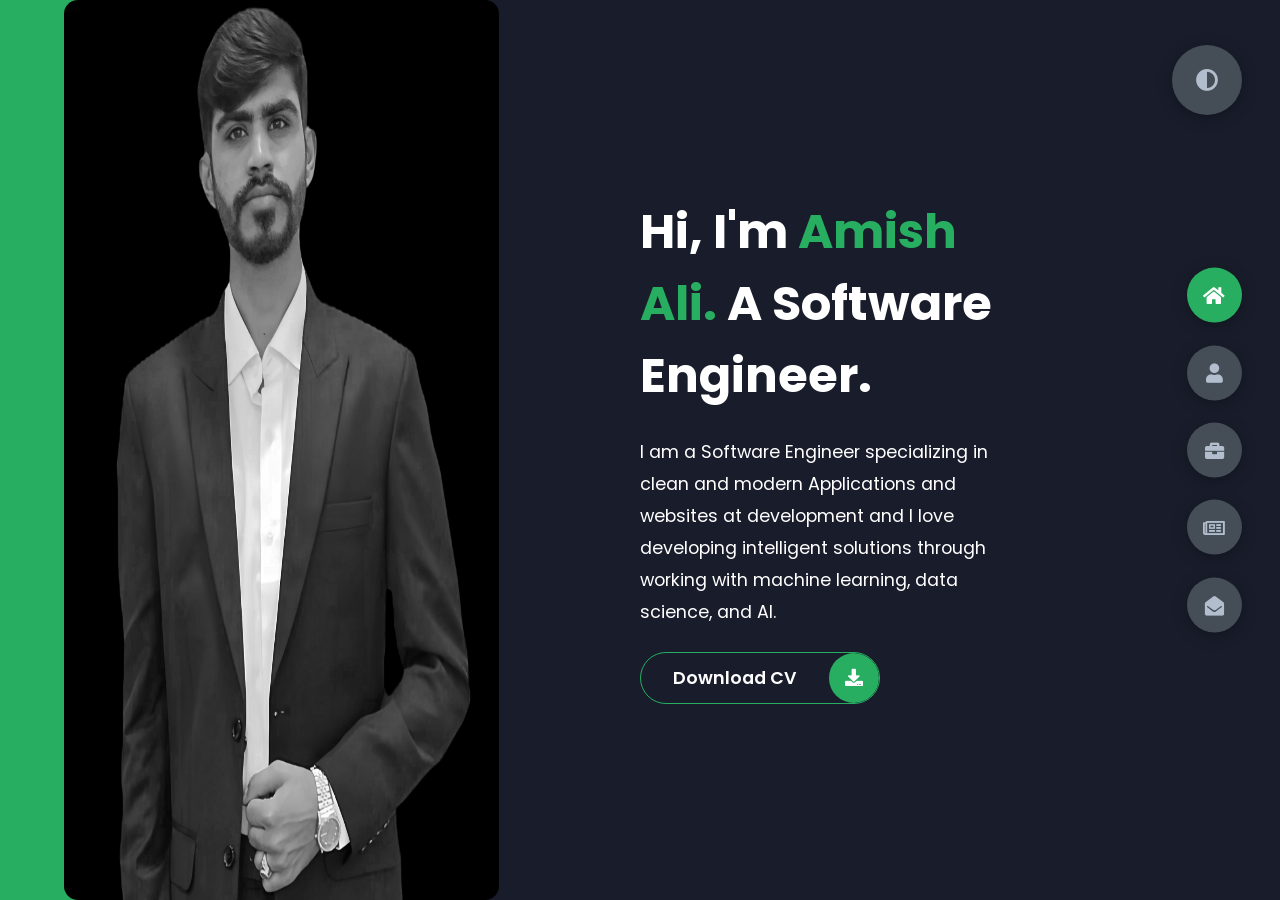
<file: index.html>
<!DOCTYPE html>
<html lang="en">
<head>
    <meta charset="UTF-8">
    <meta http-equiv="X-UA-Compatible" content="IE=edge">
    <meta name="viewport" content="width=device-width, initial-scale=1.0">
    <title>Amish Ali</title>
    <link rel="stylesheet" href="styles/styles.css">
    <link rel="preconnect" href="https://fonts.googleapis.com">
    <link rel="preconnect" href="https://fonts.gstatic.com" crossorigin>
    <link rel="stylesheet" href="https://cdnjs.cloudflare.com/ajax/libs/font-awesome/5.15.4/css/all.min.css" integrity="sha512-1ycn6IcaQQ40/MKBW2W4Rhis/DbILU74C1vSrLJxCq57o941Ym01SwNsOMqvEBFlcgUa6xLiPY/NS5R+E6ztJQ==" crossorigin="anonymous" referrerpolicy="no-referrer" />
    <link href="https://fonts.googleapis.com/css2?family=Poppins:wght@400;500;600;700;800&display=swap" rel="stylesheet">
</head>
<body class="main-content">
    <header class="container header active" id="home">
        <div class="header-content">
            <div class="left-header">
                <div class="h-shape"></div>
                <div class="image">
                    <img src="img/hero.png" alt="">
                </div>
            </div>
            <div class="right-header">
                <h1 class="name">
                    Hi, I'm <span>Amish Ali.</span>
                    A Software Engineer.
                </h1>
                <p>
                    I am a Software Engineer specializing in clean and modern Applications and websites at development and I love developing intelligent solutions through working with machine learning, data science, and AI.
                </p>
                <div class="btn-con">
                    <a href="Amish Ali CV.pdf" class="main-btn" target="_blank">
                        <span class="btn-text">Download CV</span>
                        <span class="btn-icon"><i class="fas fa-download"></i></span>
                    </a>
                </div>
            </div>
        </div>
    </header>
    <main>
        <section class="container about" id="about">
            <div class="main-title">
                <h2>About <span>me</span><span class="bg-text">my stats</span></h2>
            </div>
            <div class="about-container">
                <div class="left-about">
                    <h4>Information About me</h4>
                    <p>
                        I want to learn more about my field and utilise my expertise to advance in an organisation that promotes employee growth. I am seeking challenging roles that provide teamwork-based experiences to drive my ongoing professional self-development.
                                        </p>
                    <div class="btn-con">
                        <a href="Amish Ali CV.pdf" class="main-btn" target="_blank">
                            <span class="btn-text">Download CV</span>
                            <span class="btn-icon"><i class="fas fa-download"></i></span>
                        </a>
                    </div>
                </div>
                <div class="right-about">
                    <div class="about-item">
                        <div class="abt-text">
                            <p class="large-text">10+</p>
                            <p class="small-text">Projects <br /> Completed</p>
                        </div>
                    </div>
                    <div class="about-item">
                        <div class="abt-text">
                            <p class="large-text">3+</p>
                            <p class="small-text">Years of <br /> experience</p>
                        </div>
                    </div>
                    <div class="about-item">
                        <div class="abt-text">
                            <p class="large-text">5+</p>
                            <p class="small-text">Happy <br /> Clients</p>
                        </div>
                    </div>
                    <div class="about-item">
                        <div class="abt-text">
                            <p class="large-text">5+</p>
                            <p class="small-text">Customer <br /> reviews</p>
                        </div>
                    </div>
                </div>
            </div>
            <div class="about-stats">
                <h4 class="stat-title">My Skills</h4>
                <div class="progress-bars">
                    <div class="progress-bar">
                        <p class="prog-title">Flutter</p>
                        <div class="progress-con">
                            <p class="prog-text">90%</p>
                            <div class="progress">
                                <span class="flutter"></span>
                            </div>
                        </div>
                    </div>
                    <div class="progress-bar">
                        <p class="prog-title">Python</p>
                        <div class="progress-con">
                            <p class="prog-text">60%</p>
                            <div class="progress">
                                <span class="python"></span>
                            </div>
                        </div>
                    </div>
                    <div class="progress-bar">
                        <p class="prog-title">C++</p>
                        <div class="progress-con">
                            <p class="prog-text">65%</p>
                            <div class="progress">
                                <span class="cpp"></span>
                            </div>
                        </div>
                    </div>
                    <div class="progress-bar">
                        <p class="prog-title">Web Development</p>
                        <div class="progress-con">
                            <p class="prog-text">70%</p>
                            <div class="progress">
                                <span class="webdev"></span>
                            </div>
                        </div>
                    </div>
                    <!-- <div class="progress-bar">
                        <p class="prog-title">C</p>
                        <div class="progress-con">
                            <p class="prog-text">60%</p>
                            <div class="progress">
                                <span class="node"></span>
                            </div>
                        </div>
                    </div>
                   <div class="progress-bar">
                        <p class="prog-title">Python</p>
                        <div class="progress-con">
                            <p class="prog-text">65%</p>
                            <div class="progress">
                                <span class="python"></span>
                            </div>
                        </div>
                    </div> --> 
                </div>
            </div>
            <h4 class="stat-title">My Timeline</h4>
            <div class="timeline">
                <div class="timeline-item">
                    <div class="tl-icon">
                        <i class="fas fa-briefcase"></i>
                    </div>
                    <p class="tl-duration"> Feb 2024 – Mar 2025</p>
                    <h5>Flutter Developer<span> - <a href="https://www.linkedin.com/company/megatech-ai-solutions-pk/" style="color: #27AE60;">MegaTechAI Solutions</a></span></h5>
                    <p>
                        Built production-ready Flutter apps, including a personalised alert system and the SchoolMentor LMS, with a strong focus on UI consistency and reliable performance. Delivered end-to-end features using solid problem-solving skills and clean architecture.                    </p>
                </div>
                <div class="timeline-item">
                    <div class="tl-icon">
                        <i class="fas fa-briefcase"></i>
                    </div>
                    <p class="tl-duration"> Jul 2023 – Jan 2024</p>
                    <h5>Junior Flutter Developer<span> -  <a href="https://www.linkedin.com/company/zatnav-pvt-ltd/" style="color: #27AE60;">ZatNav Pvt. (Ltd.)</a></span></h5>
                    <p>
                       Increased Flutter core skills through creating real-world applications which combine Firebase technology with REST APIs for scalable mobile solutions across teamwork-oriented rapid development sessions.
                    </p>
                </div>
                 <div class="timeline-item">
                    <div class="tl-icon">
                        <i class="fas fa-briefcase"></i>
                    </div>
                    <p class="tl-duration">2020 - present</p>
                    <h5>Python Programmer<span> - Self Projects</span></h5>
                    <p>
                        Automate tasks, and Conduct data analysis of different Projects.
                    </p>
                </div>
                <div class="timeline-item">
                    <div class="tl-icon">
                        <i class="fas fa-briefcase"></i>
                    </div>
                    <p class="tl-duration">2020 - present</p>
                    <h5>C++ Programmer<span> - Self Projects</span></h5>
                    <p>
                        Solutions through natural problem-solving and creativity using C++.
                    </p>
                </div>
                <div class="timeline-item">
                    <div class="tl-icon">
                        <i class="fas fa-briefcase"></i>
                    </div>
                    <p class="tl-duration">2018 - present</p>
                    <h5>Web Developer<span> - Self Projects</span></h5>
                    <p>
                        Develop professional and engaging websites that can captivate the attention of their potential audience.
                    </p>
                </div>
                
                
                <!-- <div class="timeline-item">
                    <div class="tl-icon">
                        <i class="fas fa-briefcase"></i>
                    </div>
                    <p class="tl-duration">2019 - present</p>
                    <h5>C Programmer<span> - Self Projects</span></h5>
                    <p>
                        Script and library to make work Simple for Projects.
                    </p>
                </div>
                <div class="timeline-item">
                    <div class="tl-icon">
                        <i class="fas fa-briefcase"></i>
                    </div>
                    <p class="tl-duration">2021 - present</p>
                    <h5>Java Programmer<span> - Self Projects</span></h5>
                    <p>
                        Having some knowledge of the Design, Development, and management of Java-based applications.
                    </p>
                </div> -->
               
            </div>
        </section>
        <section class="container" id="portfolio">
            <div class="main-title">
                <h2>My <span>Portfolio</span><span class="bg-text">My Work</span></h2>
            </div>
            <p class="port-text">
                Here is some of my work that I've done in various programming languages.
            </p>
            <div class="portfolios">
                <div class="portfolio-item">
                    <div class="image">
                        <img src="img/port4.jpg" alt="">
                    </div>
                    <div class="hover-items">
                        <h3>Eyecon</h3>
                        <h6>Eyecon Clone</h6><br>
                        <div class="icons">
                            <a href="https://github.com/Amish05/eyecon" class="icon">
                                <i class="fab fa-github"></i>
                            </a>
                            
                        </div>
                    </div>
                </div>
                <div class="portfolio-item">
                    <div class="image">
                        <img src="img/port5.jpg" alt="">
                    </div>
                    <div class="hover-items">
                        <h3>OCR Image to text</h3>
                        <h6>Image To Text</h6><br>
                        <div class="icons">
                            <a href="https://github.com/Amish05/Image-To-text" class="icon">
                                <i class="fab fa-github"></i>
                            </a>
                           
                        </div>
                    </div>
                </div>
                <div class="portfolio-item">
                    <div class="image">
                        <img src="img/port8.jpg" alt="">
                    </div>
                    <div class="hover-items">
                        <h3>Voice Craft</h3>
                        <h6>Voice Craft Lip Reader</h6><br>
                        <div class="icons">
                            <a href="https://github.com/Amish05/Voice-Craft" class="icon">
                                <i class="fab fa-github"></i>
                            </a>
                           
                        </div>
                    </div>
                </div>
                <div class="portfolio-item">
                    <div class="image">
                        <img src="img/port1.jpg" alt="">
                    </div>
                    <div class="hover-items">
                        <h3>Virtual Assistant</h3>
                        <h6>AI Assistant</h6><br>
                        <div class="icons">
                            <a href="https://github.com/Amish05/assistant" class="icon">
                                <i class="fab fa-github"></i>
                            </a>
                            
                        </div>
                    </div>
                </div>
                <div class="portfolio-item">
                    <div class="image">
                        <img src="img/port2.jpg" alt="">
                    </div>
                    <div class="hover-items">
                        <h3>Cricket</h3>
                        <h6>Cricket Live</h6><br>
                        <div class="icons">
                            <a href="https://github.com/Amish05/circket_live_score" class="icon">
                                <i class="fab fa-github"></i>
                            </a>
                        </div>
                    </div>
                </div>
                <div class="portfolio-item">
                    <div class="image">
                        <img src="img/port3.jpg" alt="">
                    </div>
                    <div class="hover-items">
                        <h3>Corona Virus</h3>
                        <h6>covid-19 Updates</h6><br>
                        <div class="icons">
                            <a href="https://github.com/Amish05/covid-19_update" class="icon">
                                <i class="fab fa-github"></i>
                            </a>
                            
                        </div>
                    </div>
                </div>
                
                <div class="portfolio-item">
                    <div class="image">
                        <img src="img/port7.jpg" alt="">
                    </div>
                    <div class="hover-items">
                        <h3>PacMan Game</h3>
                        <h6>PacMan</h6><br>
                        <div class="icons">
                            <a href="https://github.com/Amish05/PacMan" class="icon">
                                <i class="fab fa-github"></i>
                            </a>
                            
                        </div>
                    </div>
                </div>
            </div>
                
        </section>
        <section class="container" id="blogs">
            <div class="blogs-content">
                <div class="main-title">
                    <h2>My <span>Blogs</span><span class="bg-text">My Blogs</span></h2>
                </div>
                <div class="blogs">
                    <div class="blog">
                         
                    <img src="img/port6.jpg" alt="">
                
                        <div class="blog-text">
                            <h4>
                                How to Create Your Own Website
                            </h4>
                         <a href="WebsiteBlog.html"> <h2 style="color: #27AE60; text-align: center;">Read</h2>
                         </a> </div>
                    </div>
                    
                    <div class="blog">
                       <img src="img/blog2.jpg" alt="">
                        <div class="blog-text">
                            <h4>
                                How to Become an Expert in Web Design
                            </h4>
                          <a href="ExpertWebDesign.html"><h2 style="color: #27AE60; text-align: center;">Read</h2>
                        </a></div>
                    </div>
                    <div class="blog"> <img src="img/blog1.jpg" alt="">
                        
                        <div class="blog-text">
                            <h4>
                                How to Create Your Own Moblie App
                            </h4>
                        <a href="mobileAPPblog.html">    <h2 style="color: #27AE60; text-align: center;">Read</h2>
                        </a>
                        </div>
                    </div>
                    <div class="blog">
                        <img src="img/blog3.jpg" alt="">
                        <div class="blog-text">
                            <h4>
                                How to Train Your First Deep Learning Model Steps
                            </h4>
                           <a href="DeepLearningblog.html"> <h2 style="color: #27AE60; text-align: center;">Read</h2>
                        </a>
                        </div>
                    </div>
                    <div class="blog">
                        <img src="img/blog4.png" alt="">
                        <div class="blog-text">
                            <h4>
                                Why UI/UX Matters: Principles You Should Know
                            </h4>
                            <a href="UI_UXMatters.html"> <h2 style="color: #27AE60; text-align: center;">Read</h2>
                        </a>
                            </div>
                    </div>
                    <div class="blog">
                        <img src="img/blog5.jpg" alt="">
                        <div class="blog-text">
                            <h4>
                                The Future of Mobile Apps with AI Integration
                            </h4>
                            <h2 style="color: #27AE60; text-align: center;">Coming Soon</h2>
                        </div>
                    </div>
                </div>
            </div>
        </section>
        <section class="container contact" id="contact">
            <div class="contact-container">
                <div class="main-title">
                    <h2>Contact <span>Me</span><span class="bg-text">Contact</span></h2>
                </div>
                <div class="contact-content-con">
                    <div class="left-contact">
                        <h4>Contact me here</h4>
                        <p>
                        </p>
                        <div class="contact-info">
                            <div class="contact-item">
                                <div class="icon">
                                    <i class="fas fa-map-marker-alt"></i>
                                    <span>Location</span>
                                </div>
                                <p>
                                    : Islamabad, PK
                                </p>
                            </div>
                            <div class="contact-item">
                                <div class="icon">
                                    <i class="fas fa-envelope"></i>
                                    <span>Email</span>
                                </div>
                                <p>
                                    <span>: <a class="contact-email" href="mailto:amish5151@gmail.com" style="color: #27AE60;">amish5151@gmail.com</a></span>
                                </p>
                            </div>
                            <div class="contact-item">
                                <div class="icon">
                                    <i class="fas fa-user-graduate"></i>
                                    <span>Education</span>
                                </div>
                                <p>
                                    <span >: <a href="https://case.edu.pk/"style="color: #27AE60;">SS-C@SE-IT</a></span>
                                    
                                
                                </p>
                            </div>
                            <div class="contact-item">
                                <div class="icon">
                                    <i class="fas fa-phone"></i>
                                    <span>Mobile Number</span>
                                </div>
                                <p>
                                    <span>: +92 345-3352518</span>
                                </p>
                            </div>
                            <div class="contact-item">
                                <div class="icon">
                                    <i class="fas fa-globe-africa"></i>
                                    <span>Languages</span>
                                </div>
                                <p>
                                    <span>:  English, Urdu</span>
                                </p>
                            </div>
                        </div>
                        <div class="contact-icons">
                            <div class="contact-icon">
                                <a href="https://www.facebook.com/AMISH.Ali05" target="_blank">
                                    <i class="fab fa-facebook-f"></i>
                                </a>
                                <a href="https://www.instagram.com/amish.05/" target="_blank">
                                    <i class="fab fa-instagram"></i>
                                </a>
                                <a href="https://github.com/Amish05" target="_blank">
                                    <i class="fab fa-github"></i>
                                </a>
                                <a href="mailto:amish5151@gmail.com" target="_blank">
                                    <i class="fas fa-envelope"></i>
                                   
                                </a>
                               
                            </div>
                        </div>
                    </div>
                    <div class="right-contact">
                        
                        <form action="" class="contact-form">
                            <!-- <div class="input-control i-c-2">
                                <input type="text" required placeholder="YOUR NAME">
                                <input type="email" required placeholder="YOUR EMAIL">
                            </div>
                            <div class="input-control">
                                <input type="text" required placeholder="ENTER SUBJECT">
                            </div>
                            <div class="input-control">
                                <textarea name="" id="" cols="15" rows="8" placeholder="Message Here..."></textarea>
                            </div> -->
                            <div class="submit-btn">
                                <a href="Amish Ali CV.pdf" class="main-btn" target="_blank">
                                    <span class="btn-text">Download CV</span>
                                    <span class="btn-icon"><i class="fas fa-download"></i></span>
                                </a>
                            </div>
                        </form>
                    </div>
                </div>
            </div>
        </section>
    </main>

    <div class="controls">
        <div class="control active-btn" data-id="home" >
            <i class="fas fa-home"></i>
        </div>
        <div class="control" data-id="about">
            <i class="fas fa-user"></i>
        </div>
        <div class="control" data-id="portfolio">
            <i class="fas fa-briefcase"></i>
        </div>
        <div class="control" data-id="blogs">
            <i class="far fa-newspaper"></i>
        </div>
        <div class="control" data-id="contact">
            <i class="fas fa-envelope-open"></i>
        </div>
    </div>
    <div class="theme-btn">
        <i class="fas fa-adjust"></i>
    </div>
    <script src="app.js"></script>
</body>
</html>
</file>
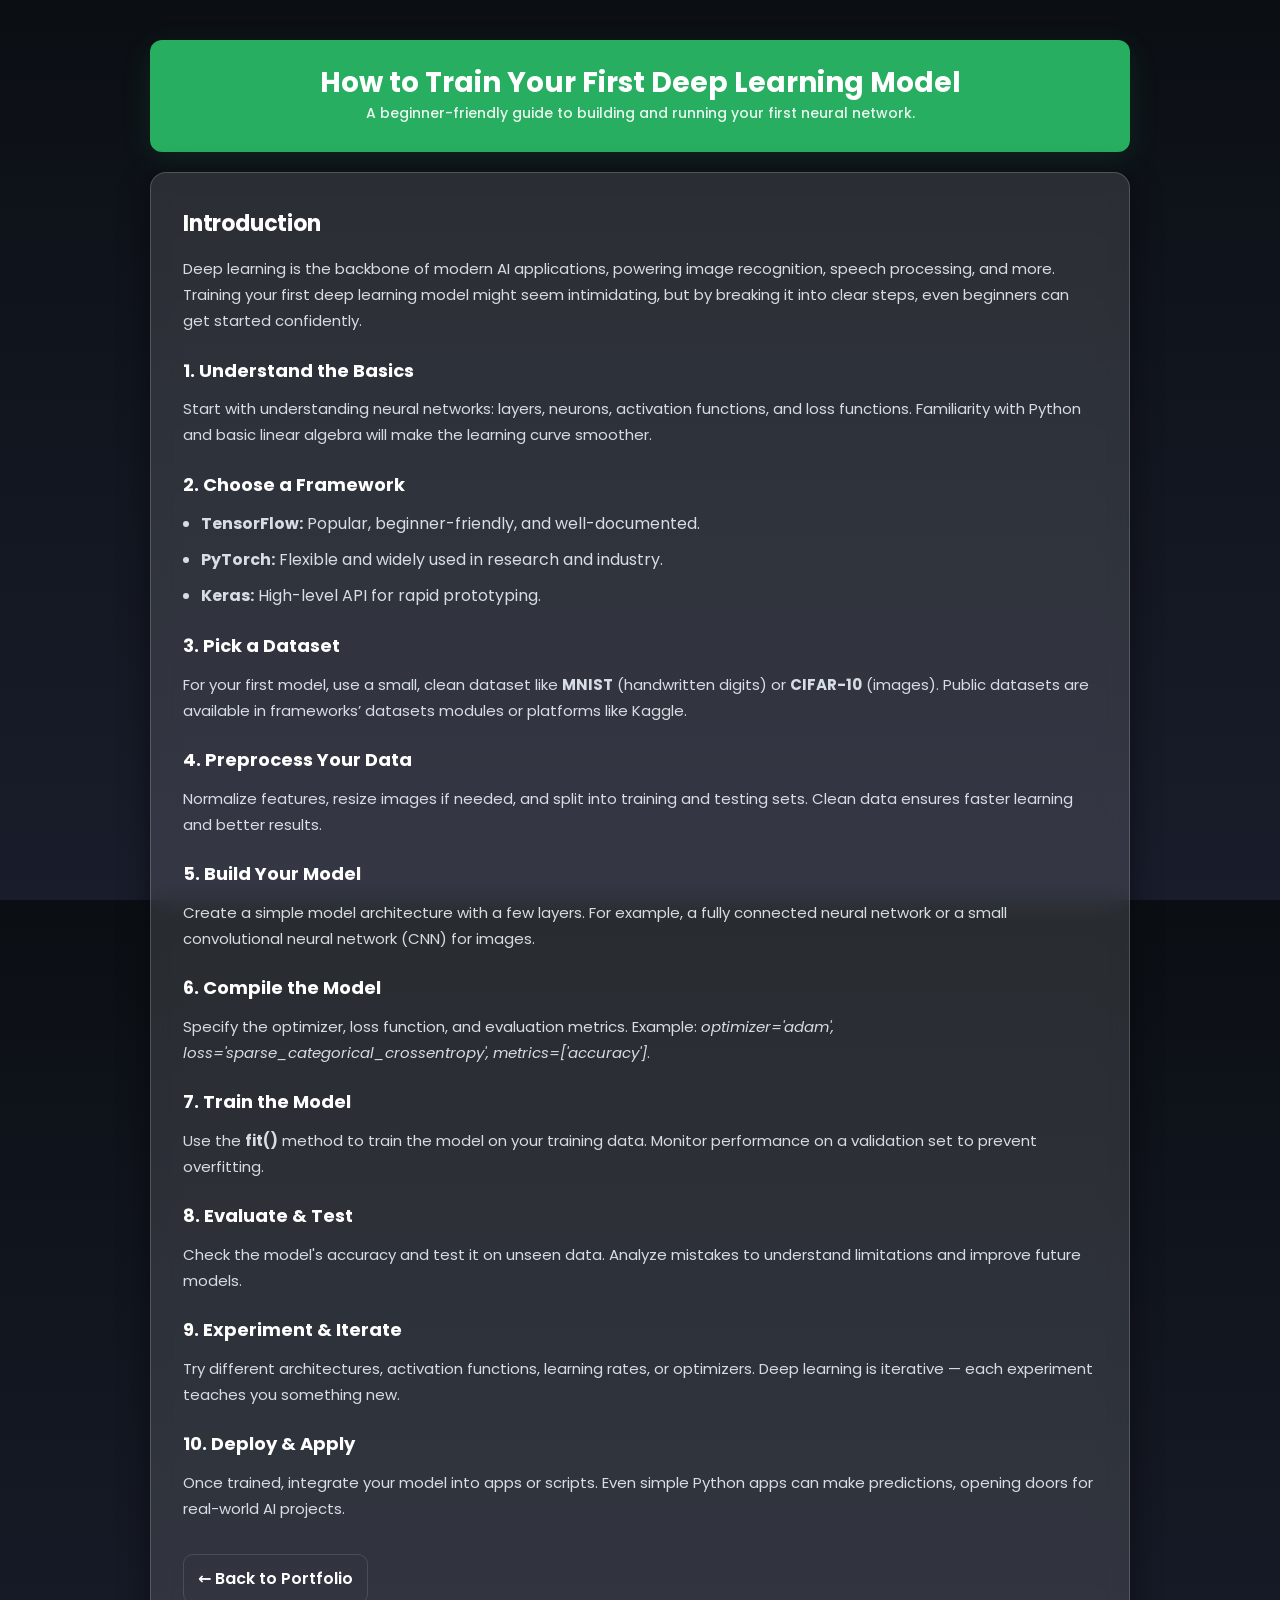
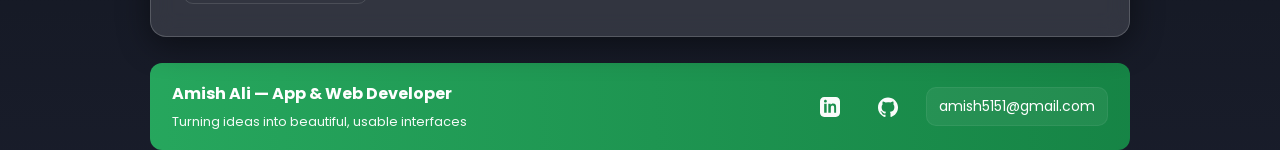
<file: DeepLearningblog.html>
<!DOCTYPE html>
<html lang="en">
<head>
  <meta charset="utf-8" />
  <meta name="viewport" content="width=device-width,initial-scale=1" />
  <title>How to Train Your First Deep Learning Model</title>

  <link href="https://fonts.googleapis.com/css2?family=Poppins:wght@400;600;700&display=swap" rel="stylesheet">

  <style>
    :root{
      --bg:#0f1520;
      --panel: rgba(255,255,255,0.12);
      --panel-border: rgba(255,255,255,0.18);
      --accent: #27AE60;
      --muted: rgba(255,255,255,0.75);
      --glass-shadow: 0 8px 32px rgba(0,0,0,0.45);
      --radius: 16px;
      --max-width: 980px;
    }

    *{box-sizing:border-box;margin:0;padding:0}
    html,body{height:100%}
    body{
      font-family: "Poppins", system-ui, -apple-system, "Segoe UI", Roboto, "Helvetica Neue", Arial;
      background: linear-gradient(180deg, #0b0f14 0%, #191d2b 100%);
      color: #eaf0f6;
      -webkit-font-smoothing:antialiased;
      -moz-osx-font-smoothing:grayscale;
      padding:40px 20px;
      display:flex;
      justify-content:center;
      align-items:flex-start;
      gap:24px;
    }

    .container{
      width:100%;
      max-width:var(--max-width);
    }

    header.hero{
      width:100%;
      background:var(--accent);
      color:#fff;
      padding:28px 32px;
      border-radius:12px;
      text-align:center;
      box-shadow: 0 8px 30px rgba(39,174,96,0.12);
      margin-bottom:20px;
    }
    header.hero h1{
      font-size:28px;
      line-height:1.05;
      margin-bottom:6px;
      font-weight:700;
    }
    header.hero p{
      color: rgba(255,255,255,0.95);
      font-weight:500;
      opacity:0.95;
      margin-top:6px;
      font-size:14px;
    }

    main.card{
      background: var(--panel);
      border: 1px solid var(--panel-border);
      border-radius: var(--radius);
      padding:32px;
      box-shadow: var(--glass-shadow);
      backdrop-filter: blur(12px);
      -webkit-backdrop-filter: blur(12px);
      color: var(--muted);
      line-height:1.75;
    }

    main.card h2{
      color: #fff;
      font-size:22px;
      margin-bottom:12px;
      letter-spacing: -0.2px;
    }

    main.card h3{
      color: #fff;
      margin-top:20px;
      margin-bottom:10px;
      font-size:18px;
    }

    main.card p{
      margin-bottom:14px;
      font-size:15px;
      color: rgba(234,240,246,0.9);
    }

    main.card ul{
      margin-left:18px;
      margin-bottom:14px;
    }
    main.card li{
      margin-bottom:8px;
      color: rgba(234,240,246,0.9);
    }

    .back-btn{
      display:inline-block;
      margin-top:18px;
      background:transparent;
      border:1px solid rgba(255,255,255,0.12);
      color:#fff;
      padding:10px 14px;
      border-radius:10px;
      text-decoration:none;
      font-weight:600;
      transition: all .18s ease;
    }
    .back-btn:hover{ transform: translateY(-3px); box-shadow: 0 8px 20px rgba(0,0,0,0.35) }

    footer.site-footer{
      margin-top:26px;
      padding:18px 22px;
      background: linear-gradient(90deg, rgba(39,174,96,0.95), rgba(22,138,71,0.95));
      border-radius:12px;
      color:#fff;
      display:flex;
      align-items:center;
      justify-content:space-between;
      gap:12px;
      flex-wrap:wrap;
    }

    .socials{display:flex;gap:18px;align-items:center}
    .socials a{display:inline-flex;align-items:center;justify-content:center;width:40px;height:40px;border-radius:8px;text-decoration:none}
    .socials svg{display:block;opacity:0.98}

    .contact-email{
      color:#fff;
      font-size:14px;
      text-decoration:none;
      background:rgba(255,255,255,0.06);
      padding:8px 12px;
      border-radius:10px;
      border:1px solid rgba(255,255,255,0.06);
    }

    @media (max-width:720px){
      body{padding:18px}
      header.hero h1{font-size:22px}
      main.card{padding:22px}
    }
  </style>
</head>
<body>
  <div class="container">

    <header class="hero" role="banner">
      <h1>How to Train Your First Deep Learning Model</h1>
      <p>A beginner-friendly guide to building and running your first neural network.</p>
    </header>

    <main class="card" role="main">
      <h2>Introduction</h2>
      <p>Deep learning is the backbone of modern AI applications, powering image recognition, speech processing, and more. Training your first deep learning model might seem intimidating, but by breaking it into clear steps, even beginners can get started confidently.</p>

      <h3>1. Understand the Basics</h3>
      <p>Start with understanding neural networks: layers, neurons, activation functions, and loss functions. Familiarity with Python and basic linear algebra will make the learning curve smoother.</p>

      <h3>2. Choose a Framework</h3>
      <ul>
        <li><strong>TensorFlow:</strong> Popular, beginner-friendly, and well-documented.</li>
        <li><strong>PyTorch:</strong> Flexible and widely used in research and industry.</li>
        <li><strong>Keras:</strong> High-level API for rapid prototyping.</li>
      </ul>

      <h3>3. Pick a Dataset</h3>
      <p>For your first model, use a small, clean dataset like <strong>MNIST</strong> (handwritten digits) or <strong>CIFAR-10</strong> (images). Public datasets are available in frameworks’ datasets modules or platforms like Kaggle.</p>

      <h3>4. Preprocess Your Data</h3>
      <p>Normalize features, resize images if needed, and split into training and testing sets. Clean data ensures faster learning and better results.</p>

      <h3>5. Build Your Model</h3>
      <p>Create a simple model architecture with a few layers. For example, a fully connected neural network or a small convolutional neural network (CNN) for images.</p>

      <h3>6. Compile the Model</h3>
      <p>Specify the optimizer, loss function, and evaluation metrics. Example: <em>optimizer='adam', loss='sparse_categorical_crossentropy', metrics=['accuracy']</em>.</p>

      <h3>7. Train the Model</h3>
      <p>Use the <strong>fit()</strong> method to train the model on your training data. Monitor performance on a validation set to prevent overfitting.</p>

      <h3>8. Evaluate & Test</h3>
      <p>Check the model's accuracy and test it on unseen data. Analyze mistakes to understand limitations and improve future models.</p>

      <h3>9. Experiment & Iterate</h3>
      <p>Try different architectures, activation functions, learning rates, or optimizers. Deep learning is iterative — each experiment teaches you something new.</p>

      <h3>10. Deploy & Apply</h3>
      <p>Once trained, integrate your model into apps or scripts. Even simple Python apps can make predictions, opening doors for real-world AI projects.</p>

      <a class="back-btn" href="index.html" aria-label="Back to portfolio">← Back to Portfolio</a>
    </main>

    <footer class="site-footer" role="contentinfo">
      <div style="display:flex;flex-direction:column;gap:6px;">
        <div style="font-weight:700">Amish Ali — App & Web Developer</div>
        <div style="font-size:13px;opacity:0.95">Turning ideas into beautiful, usable interfaces</div>
      </div>

      <div style="display:flex;align-items:center;gap:18px;">
        <div class="socials" aria-hidden="false">
          <a href="https://www.linkedin.com/in/amish-ali/" target="_blank" title="LinkedIn">
            <svg width="20" height="20" viewBox="0 0 24 24" fill="#fff"><path d="M19 0h-14c-2.761 0-5 2.239-5 5v14c0 2.761 2.239 5 5 5h14c2.762 0 5-2.239 5-5v-14c0-2.761-2.238-5-5-5zm-11 19h-3v-11h3v11zm-1.5-12.268c-.966 0-1.75-.79-1.75-1.764s.784-1.764 1.75-1.764 1.75.79 1.75 1.764-.783 1.764-1.75 1.764zm13.5 12.268h-3v-5.604c0-1.337-.026-3.059-1.865-3.059-1.867 0-2.155 1.459-2.155 2.963v5.7h-3v-11h2.881v1.507h.041c.401-.761 1.379-1.563 2.837-1.563 3.034 0 3.595 2.014 3.595 4.637v6.419z"/></svg>
          </a>

          <a href="https://github.com/Amish05" target="_blank" title="GitHub">
            <svg width="20" height="20" viewBox="0 0 24 24" fill="#fff"><path d="M12 .5c-6.63 0-12 5.37-12 12 0 5.3 3.438 9.8 8.205 11.387.6.113.82-.258.82-.577 0-.285-.01-1.04-.015-2.04-3.338.725-4.042-1.61-4.042-1.61-.546-1.387-1.333-1.757-1.333-1.757-1.089-.745.083-.73.083-.73 1.205.084 1.84 1.237 1.84 1.237 1.07 1.834 2.807 1.304 3.492.997.108-.775.418-1.305.762-1.604-2.665-.3-5.466-1.332-5.466-5.932 0-1.31.468-2.382 1.236-3.222-.124-.303-.536-1.523.117-3.176 0 0 1.008-.322 3.301 1.23a11.52 11.52 0 0 1 3.003-.404c1.018.005 2.044.138 3.003.404 2.291-1.552 3.297-1.23 3.297-1.23.655 1.653.243 2.873.12 3.176.77.84 1.235 1.912 1.235 3.222 0 4.61-2.804 5.628-5.475 5.922.43.372.823 1.102.823 2.222 0 1.606-.014 2.896-.014 3.286 0 .322.216.697.825.578 4.765-1.59 8.2-6.085 8.2-11.383 0-6.63-5.37-12-12-12z"/></svg>
          </a>
        </div>
        <a class="contact-email" href="mailto:amish5151@gmail.com">amish5151@gmail.com</a>
      </div>
    </footer>

  </div>
</body>
</html>
</file>
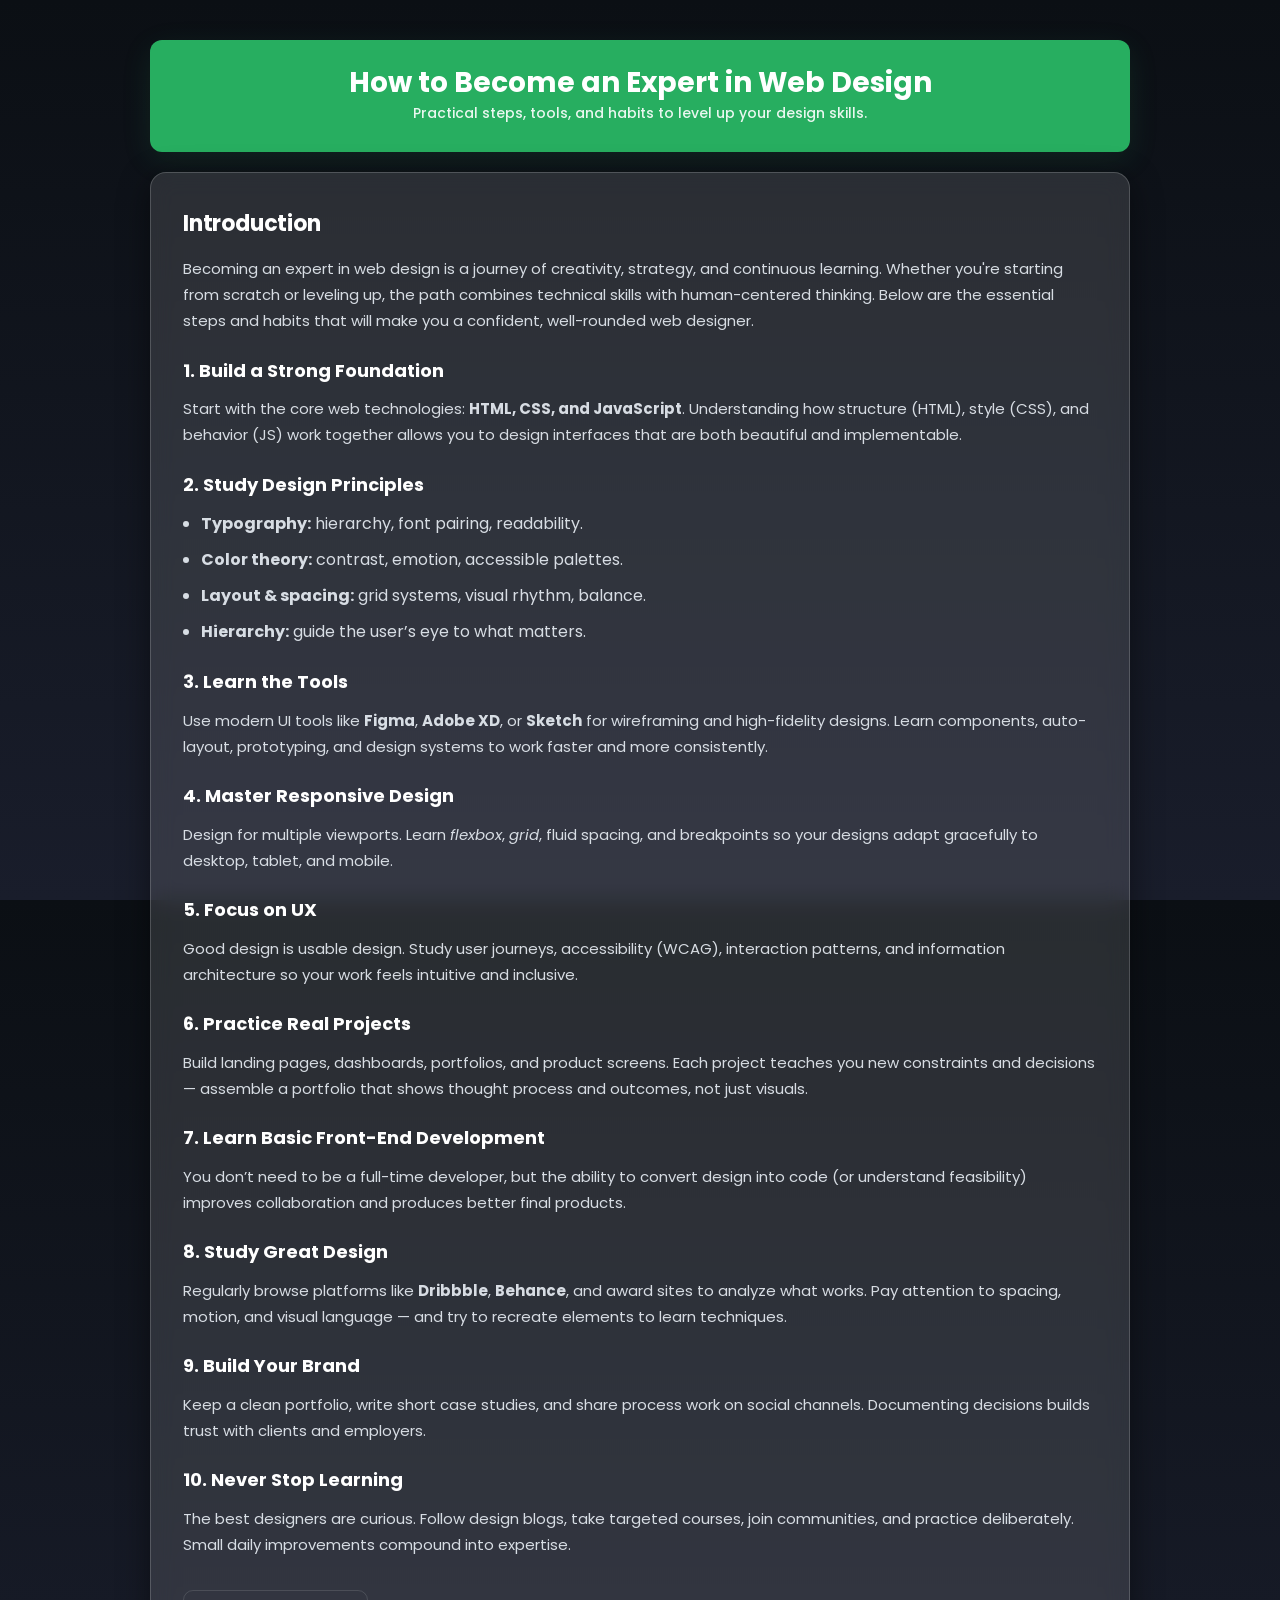
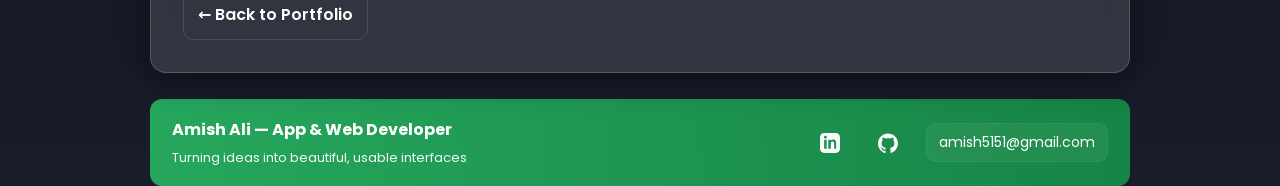
<file: ExpertWebDesign.html>
<!DOCTYPE html>
<html lang="en">
<head>
  <meta charset="utf-8" />
  <meta name="viewport" content="width=device-width,initial-scale=1" />
  <title>How to Become an Expert in Web Design</title>

  <!-- Optional: use Poppins like your portfolio -->
  <link href="https://fonts.googleapis.com/css2?family=Poppins:wght@400;600;700&display=swap" rel="stylesheet">

  <style>
    :root{
      --bg:#0f1520;
      --panel: rgba(255,255,255,0.12);
      --panel-border: rgba(255,255,255,0.18);
      --accent: #27AE60;
      --muted: rgba(255,255,255,0.75);
      --glass-shadow: 0 8px 32px rgba(0,0,0,0.45);
      --radius: 16px;
      --max-width: 980px;
    }

    *{box-sizing:border-box;margin:0;padding:0}
    html,body{height:100%}
    body{
      font-family: "Poppins", system-ui, -apple-system, "Segoe UI", Roboto, "Helvetica Neue", Arial;
      background: linear-gradient(180deg, #0b0f14 0%, #191d2b 100%);
      color: #eaf0f6;
      -webkit-font-smoothing:antialiased;
      -moz-osx-font-smoothing:grayscale;
      padding:40px 20px;
      display:flex;
      justify-content:center;
      align-items:flex-start;
      gap:24px;
    }

    .container{
      width:100%;
      max-width:var(--max-width);
    }

    header.hero{
      width:100%;
      background:var(--accent);
      color:#fff;
      padding:28px 32px;
      border-radius:12px;
      text-align:center;
      box-shadow: 0 8px 30px rgba(39,174,96,0.12);
      margin-bottom:20px;
    }
    header.hero h1{
      font-size:28px;
      line-height:1.05;
      margin-bottom:6px;
      font-weight:700;
    }
    header.hero p{
      color: rgba(255,255,255,0.95);
      font-weight:500;
      opacity:0.95;
      margin-top:6px;
      font-size:14px;
    }

    main.card{
      background: var(--panel);
      border: 1px solid var(--panel-border);
      border-radius: var(--radius);
      padding:32px;
      box-shadow: var(--glass-shadow);
      backdrop-filter: blur(12px);
      -webkit-backdrop-filter: blur(12px);
      color: var(--muted);
      line-height:1.75;
    }

    main.card h2{
      color: #fff;
      font-size:22px;
      margin-bottom:12px;
      letter-spacing: -0.2px;
    }

    main.card h3{
      color: #fff;
      margin-top:20px;
      margin-bottom:10px;
      font-size:18px;
    }

    main.card p{
      margin-bottom:14px;
      font-size:15px;
      color: rgba(234,240,246,0.9);
    }

    main.card ul{
      margin-left:18px;
      margin-bottom:14px;
    }
    main.card li{
      margin-bottom:8px;
      color: rgba(234,240,246,0.9);
    }

    .back-btn{
      display:inline-block;
      margin-top:18px;
      background:transparent;
      border:1px solid rgba(255,255,255,0.12);
      color:#fff;
      padding:10px 14px;
      border-radius:10px;
      text-decoration:none;
      font-weight:600;
      transition: all .18s ease;
    }
    .back-btn:hover{ transform: translateY(-3px); box-shadow: 0 8px 20px rgba(0,0,0,0.35) }

    footer.site-footer{
      margin-top:26px;
      padding:18px 22px;
      background: linear-gradient(90deg, rgba(39,174,96,0.95), rgba(22,138,71,0.95));
      border-radius:12px;
      color:#fff;
      display:flex;
      align-items:center;
      justify-content:space-between;
      gap:12px;
      flex-wrap:wrap;
    }

    .socials{display:flex;gap:18px;align-items:center}
    .socials a{display:inline-flex;align-items:center;justify-content:center;width:40px;height:40px;border-radius:8px;text-decoration:none}
    .socials svg{display:block;opacity:0.98}

    .contact-email{
      color:#fff;
      font-size:14px;
      text-decoration:none;
      background:rgba(255,255,255,0.06);
      padding:8px 12px;
      border-radius:10px;
      border:1px solid rgba(255,255,255,0.06);
    }

    /* Responsive */
    @media (max-width:720px){
      body{padding:18px}
      header.hero h1{font-size:22px}
      main.card{padding:22px}
    }
  </style>
</head>
<body>
  <div class="container">

    <header class="hero" role="banner">
      <h1>How to Become an Expert in Web Design</h1>
      <p>Practical steps, tools, and habits to level up your design skills.</p>
    </header>

    <main class="card" role="main">
      <h2>Introduction</h2>
      <p>Becoming an expert in web design is a journey of creativity, strategy, and continuous learning. Whether you're starting from scratch or leveling up, the path combines technical skills with human-centered thinking. Below are the essential steps and habits that will make you a confident, well-rounded web designer.</p>

      <h3>1. Build a Strong Foundation</h3>
      <p>Start with the core web technologies: <strong>HTML, CSS, and JavaScript</strong>. Understanding how structure (HTML), style (CSS), and behavior (JS) work together allows you to design interfaces that are both beautiful and implementable.</p>

      <h3>2. Study Design Principles</h3>
      <ul>
        <li><strong>Typography:</strong> hierarchy, font pairing, readability.</li>
        <li><strong>Color theory:</strong> contrast, emotion, accessible palettes.</li>
        <li><strong>Layout & spacing:</strong> grid systems, visual rhythm, balance.</li>
        <li><strong>Hierarchy:</strong> guide the user’s eye to what matters.</li>
      </ul>

      <h3>3. Learn the Tools</h3>
      <p>Use modern UI tools like <strong>Figma</strong>, <strong>Adobe XD</strong>, or <strong>Sketch</strong> for wireframing and high-fidelity designs. Learn components, auto-layout, prototyping, and design systems to work faster and more consistently.</p>

      <h3>4. Master Responsive Design</h3>
      <p>Design for multiple viewports. Learn <em>flexbox</em>, <em>grid</em>, fluid spacing, and breakpoints so your designs adapt gracefully to desktop, tablet, and mobile.</p>

      <h3>5. Focus on UX</h3>
      <p>Good design is usable design. Study user journeys, accessibility (WCAG), interaction patterns, and information architecture so your work feels intuitive and inclusive.</p>

      <h3>6. Practice Real Projects</h3>
      <p>Build landing pages, dashboards, portfolios, and product screens. Each project teaches you new constraints and decisions — assemble a portfolio that shows thought process and outcomes, not just visuals.</p>

      <h3>7. Learn Basic Front-End Development</h3>
      <p>You don’t need to be a full-time developer, but the ability to convert design into code (or understand feasibility) improves collaboration and produces better final products.</p>

      <h3>8. Study Great Design</h3>
      <p>Regularly browse platforms like <strong>Dribbble</strong>, <strong>Behance</strong>, and award sites to analyze what works. Pay attention to spacing, motion, and visual language — and try to recreate elements to learn techniques.</p>

      <h3>9. Build Your Brand</h3>
      <p>Keep a clean portfolio, write short case studies, and share process work on social channels. Documenting decisions builds trust with clients and employers.</p>

      <h3>10. Never Stop Learning</h3>
      <p>The best designers are curious. Follow design blogs, take targeted courses, join communities, and practice deliberately. Small daily improvements compound into expertise.</p>

      <a class="back-btn" href="index.html" aria-label="Back to portfolio">← Back to Portfolio</a>
    </main>

    <footer class="site-footer" role="contentinfo">
      <div style="display:flex;flex-direction:column;gap:6px;">
        <div style="font-weight:700">Amish Ali — App & Web Developer</div>
        <div style="font-size:13px;opacity:0.95">Turning ideas into beautiful, usable interfaces</div>
      </div>

      <div style="display:flex;align-items:center;gap:18px;">
        <div class="socials" aria-hidden="false">
          <!-- LinkedIn -->
          <a href="https://www.linkedin.com/in/amish-ali/" target="_blank" title="LinkedIn">
            <svg width="20" height="20" viewBox="0 0 24 24" fill="#fff" xmlns="http://www.w3.org/2000/svg" aria-hidden="true">
              <path d="M19 0h-14c-2.761 0-5 2.239-5 5v14c0 2.761 2.239 5 5 5h14c2.762 0 5-2.239 5-5v-14c0-2.761-2.238-5-5-5zm-11 19h-3v-11h3v11zm-1.5-12.268c-.966 0-1.75-.79-1.75-1.764s.784-1.764 1.75-1.764 1.75.79 1.75 1.764-.783 1.764-1.75 1.764zm13.5 12.268h-3v-5.604c0-1.337-.026-3.059-1.865-3.059-1.867 0-2.155 1.459-2.155 2.963v5.7h-3v-11h2.881v1.507h.041c.401-.761 1.379-1.563 2.837-1.563 3.034 0 3.595 2.014 3.595 4.637v6.419z"/>
            </svg>
          </a>

          <!-- GitHub -->
          <a href="https://github.com/Amish05" target="_blank" title="GitHub">
            <svg width="20" height="20" viewBox="0 0 24 24" fill="#fff" xmlns="http://www.w3.org/2000/svg" aria-hidden="true">
              <path d="M12 .5c-6.63 0-12 5.37-12 12 0 5.3 3.438 9.8 8.205 11.387.6.113.82-.258.82-.577 0-.285-.01-1.04-.015-2.04-3.338.725-4.042-1.61-4.042-1.61-.546-1.387-1.333-1.757-1.333-1.757-1.089-.745.083-.73.083-.73 1.205.084 1.84 1.237 1.84 1.237 1.07 1.834 2.807 1.304 3.492.997.108-.775.418-1.305.762-1.604-2.665-.3-5.466-1.332-5.466-5.932 0-1.31.468-2.382 1.236-3.222-.124-.303-.536-1.523.117-3.176 0 0 1.008-.322 3.301 1.23a11.52 11.52 0 0 1 3.003-.404c1.018.005 2.044.138 3.003.404 2.291-1.552 3.297-1.23 3.297-1.23.655 1.653.243 2.873.12 3.176.77.84 1.235 1.912 1.235 3.222 0 4.61-2.804 5.628-5.475 5.922.43.372.823 1.102.823 2.222 0 1.606-.014 2.896-.014 3.286 0 .322.216.697.825.578 4.765-1.59 8.2-6.085 8.2-11.383 0-6.63-5.37-12-12-12z"/>
            </svg>
          </a>
        </div>
        <a class="contact-email" href="mailto:amish5151@gmail.com">amish5151@gmail.com</a>
      </div>
    </footer>

  </div>
</body>
</html>
</file>
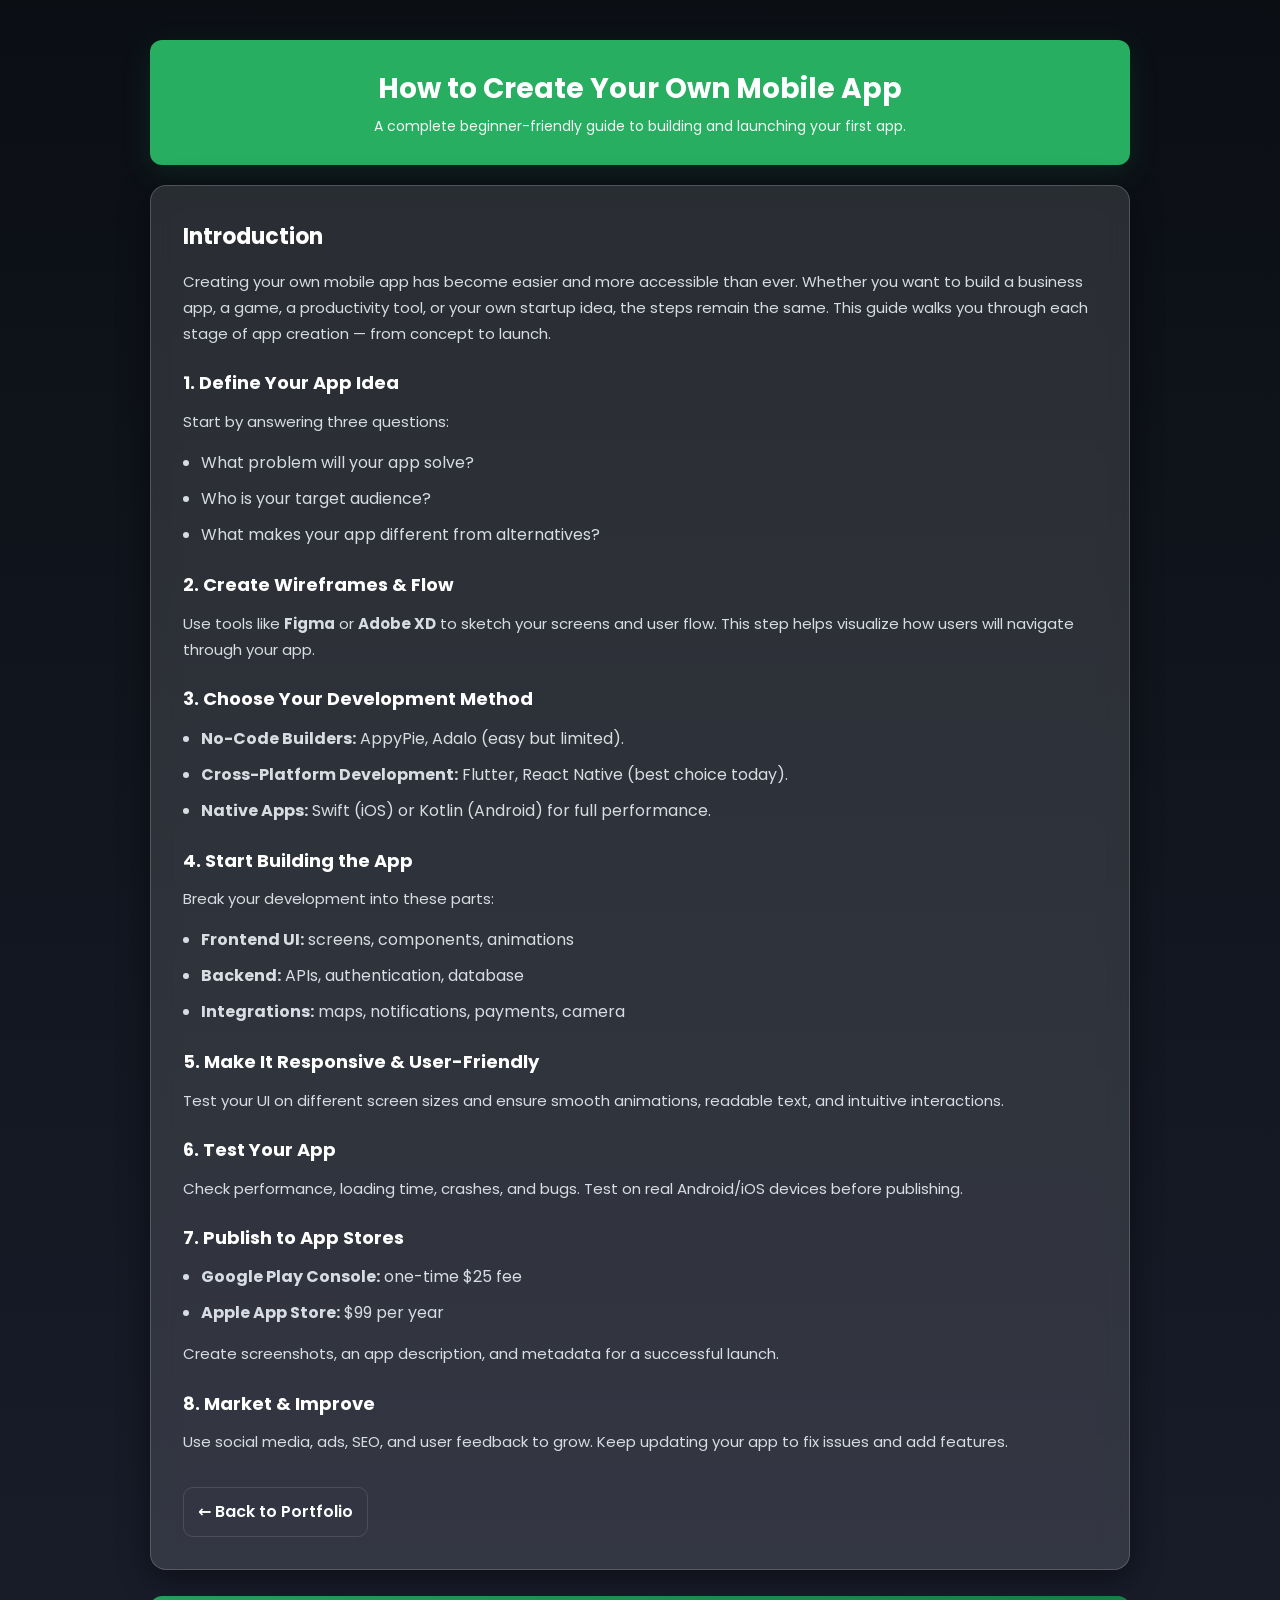
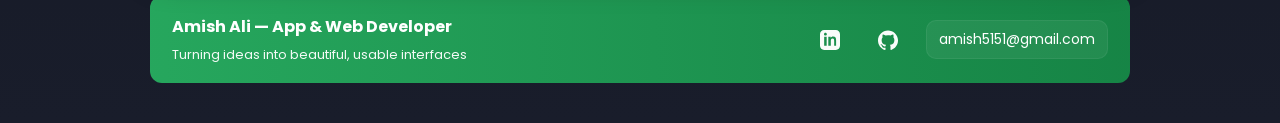
<file: mobileAPPblog.html>
<!DOCTYPE html>
<html lang="en">
<head>
  <meta charset="utf-8" />
  <meta name="viewport" content="width=device-width,initial-scale=1" />
  <title>How to Create Your Own Mobile App</title>

  <link href="https://fonts.googleapis.com/css2?family=Poppins:wght@400;600;700&display=swap" rel="stylesheet">

  <style>
    :root{
      --bg:#0f1520;
      --panel: rgba(255,255,255,0.12);
      --panel-border: rgba(255,255,255,0.18);
      --accent: #27AE60;
      --muted: rgba(255,255,255,0.75);
      --glass-shadow: 0 8px 32px rgba(0,0,0,0.45);
      --radius: 16px;
      --max-width: 980px;
    }

    *{box-sizing:border-box;margin:0;padding:0}
    body{
      font-family:"Poppins",system-ui,-apple-system,"Segoe UI",Roboto,"Helvetica Neue",Arial;
      background:linear-gradient(180deg,#0b0f14 0%,#191d2b 100%);
      color:#eaf0f6;
      padding:40px 20px;
      display:flex;
      justify-content:center;
      align-items:flex-start;
    }

    .container{
      width:100%;
      max-width:var(--max-width);
    }

    header.hero{
      background:var(--accent);
      color:#fff;
      padding:28px 32px;
      border-radius:12px;
      text-align:center;
      box-shadow:0 8px 30px rgba(39,174,96,0.12);
      margin-bottom:20px;
    }
    header.hero h1{font-size:28px;margin-bottom:6px;font-weight:700}
    header.hero p{font-size:14px;opacity:0.95}

    main.card{
      background:var(--panel);
      border:1px solid var(--panel-border);
      border-radius:var(--radius);
      padding:32px;
      box-shadow:var(--glass-shadow);
      backdrop-filter:blur(12px);
      color:var(--muted);
      line-height:1.75;
    }

    main.card h2{
      color:#fff;
      font-size:22px;
      margin-bottom:12px;
    }

    main.card h3{
      color:#fff;
      margin-top:20px;
      margin-bottom:10px;
      font-size:18px;
    }

    main.card p{
      margin-bottom:14px;
      font-size:15px;
      color:rgba(234,240,246,0.9);
    }

    main.card ul{
      margin-left:18px;
      margin-bottom:14px;
    }
    main.card li{
      margin-bottom:8px;
      color:rgba(234,240,246,0.9);
    }

    .back-btn{
      margin-top:18px;
      display:inline-block;
      padding:10px 14px;
      border:1px solid rgba(255,255,255,0.12);
      color:#fff;
      border-radius:10px;
      text-decoration:none;
      transition:.18s ease;
      font-weight:600;
    }
    .back-btn:hover{
      transform:translateY(-3px);
      box-shadow:0 8px 20px rgba(0,0,0,0.35);
    }

    footer.site-footer{
      margin-top:26px;
      padding:18px 22px;
      background:linear-gradient(90deg,rgba(39,174,96,0.95),rgba(22,138,71,0.95));
      border-radius:12px;
      color:#fff;
      display:flex;
      align-items:center;
      justify-content:space-between;
      gap:12px;
      flex-wrap:wrap;
    }

    .socials{
      display:flex;
      gap:18px;
      align-items:center;
    }
    .socials a{
      display:inline-flex;
      align-items:center;
      justify-content:center;
      width:40px;
      height:40px;
      border-radius:8px;
      text-decoration:none;
    }
    .socials svg{opacity:0.98}

    .contact-email{
      color:#fff;
      font-size:14px;
      text-decoration:none;
      background:rgba(255,255,255,0.06);
      padding:8px 12px;
      border-radius:10px;
      border:1px solid rgba(255,255,255,0.06);
    }

    @media (max-width:720px){
      body{padding:18px}
      header.hero h1{font-size:22px}
      main.card{padding:22px}
    }
  </style>
</head>

<body>
<div class="container">

  <header class="hero">
    <h1>How to Create Your Own Mobile App</h1>
    <p>A complete beginner-friendly guide to building and launching your first app.</p>
  </header>

  <main class="card">
    <h2>Introduction</h2>
    <p>Creating your own mobile app has become easier and more accessible than ever. Whether you want to build a business app, a game, a productivity tool, or your own startup idea, the steps remain the same. This guide walks you through each stage of app creation — from concept to launch.</p>

    <h3>1. Define Your App Idea</h3>
    <p>Start by answering three questions:</p>
    <ul>
      <li>What problem will your app solve?</li>
      <li>Who is your target audience?</li>
      <li>What makes your app different from alternatives?</li>
    </ul>

    <h3>2. Create Wireframes & Flow</h3>
    <p>Use tools like <strong>Figma</strong> or <strong>Adobe XD</strong> to sketch your screens and user flow. This step helps visualize how users will navigate through your app.</p>

    <h3>3. Choose Your Development Method</h3>
    <ul>
      <li><strong>No-Code Builders:</strong> AppyPie, Adalo (easy but limited).</li>
      <li><strong>Cross-Platform Development:</strong> Flutter, React Native (best choice today).</li>
      <li><strong>Native Apps:</strong> Swift (iOS) or Kotlin (Android) for full performance.</li>
    </ul>

    <h3>4. Start Building the App</h3>
    <p>Break your development into these parts:</p>
    <ul>
      <li><strong>Frontend UI:</strong> screens, components, animations</li>
      <li><strong>Backend:</strong> APIs, authentication, database</li>
      <li><strong>Integrations:</strong> maps, notifications, payments, camera</li>
    </ul>

    <h3>5. Make It Responsive & User-Friendly</h3>
    <p>Test your UI on different screen sizes and ensure smooth animations, readable text, and intuitive interactions.</p>

    <h3>6. Test Your App</h3>
    <p>Check performance, loading time, crashes, and bugs. Test on real Android/iOS devices before publishing.</p>

    <h3>7. Publish to App Stores</h3>
    <ul>
      <li><strong>Google Play Console:</strong> one-time $25 fee</li>
      <li><strong>Apple App Store:</strong> $99 per year</li>
    </ul>
    <p>Create screenshots, an app description, and metadata for a successful launch.</p>

    <h3>8. Market & Improve</h3>
    <p>Use social media, ads, SEO, and user feedback to grow. Keep updating your app to fix issues and add features.</p>

    <a href="index.html" class="back-btn">← Back to Portfolio</a>
  </main>

  <footer class="site-footer">

    <div style="display:flex;flex-direction:column;gap:6px;">
      <div style="font-weight:700">Amish Ali — App & Web Developer</div>
      <div style="font-size:13px;opacity:0.95">Turning ideas into beautiful, usable interfaces</div>
    </div>

    <div style="display:flex;align-items:center;gap:18px;">

      <div class="socials">
        <!-- LinkedIn -->
        <a href="https://www.linkedin.com/in/amish-ali/" target="_blank">
          <svg width="20" height="20" viewBox="0 0 24 24" fill="#fff">
            <path d="M19 0h-14c-2.761 0-5 2.239-5 5v14c0 2.761 2.239 5 5 5h14c2.762 0 5-2.239 5-5v-14c0-2.761-2.238-5-5-5zm-11 19h-3v-11h3v11zm-1.5-12.268c-.966 0-1.75-.79-1.75-1.764s.784-1.764 1.75-1.764 1.75.79 1.75 1.764-.783 1.764-1.75 1.764zm13.5 12.268h-3v-5.604c0-1.337-.026-3.059-1.865-3.059-1.867 0-2.155 1.459-2.155 2.963v5.7h-3v-11h2.881v1.507h.041c.401-.761 1.379-1.563 2.837-1.563 3.034 0 3.595 2.014 3.595 4.637v6.419z"/>
          </svg>
        </a>

        <!-- GitHub -->
        <a href="https://github.com/Amish05" target="_blank">
          <svg width="20" height="20" viewBox="0 0 24 24" fill="#fff">
            <path d="M12 .5c-6.63 0-12 5.37-12 12 0 5.3 3.438 9.8 8.205 11.387.6.113.82-.258.82-.577 0-.285-.01-1.04-.015-2.04-3.338.725-4.042-1.61-4.042-1.61-.546-1.387-1.333-1.757-1.333-1.757-1.089-.745.083-.73.083-.73 1.205.084 1.84 1.237 1.84 1.237 1.07 1.834 2.807 1.304 3.492.997.108-.775.418-1.305.762-1.604-2.665-.3-5.466-1.332-5.466-5.932 0-1.31.468-2.382 1.236-3.222-.124-.303-.536-1.523.117-3.176 0 0 1.008-.322 3.301 1.23a11.52 11.52 0 0 1 3.003-.404c1.018.005 2.044.138 3.003.404 2.291-1.552 3.297-1.23 3.297-1.23.655 1.653.243 2.873.12 3.176.77.84 1.235 1.912 1.235 3.222 0 4.61-2.804 5.628-5.475 5.922.43.372.823 1.102.823 2.222 0 1.606-.014 2.896-.014 3.286 0 .322.216.697.825.578 4.765-1.59 8.2-6.085 8.2-11.383 0-6.63-5.37-12-12-12z"/>
          </svg>
        </a>
      </div>

      <a class="contact-email" href="mailto:amish5151@gmail.com">amish5151@gmail.com</a>
    </div>
  </footer>

</div>
</body>
</html>
</file>
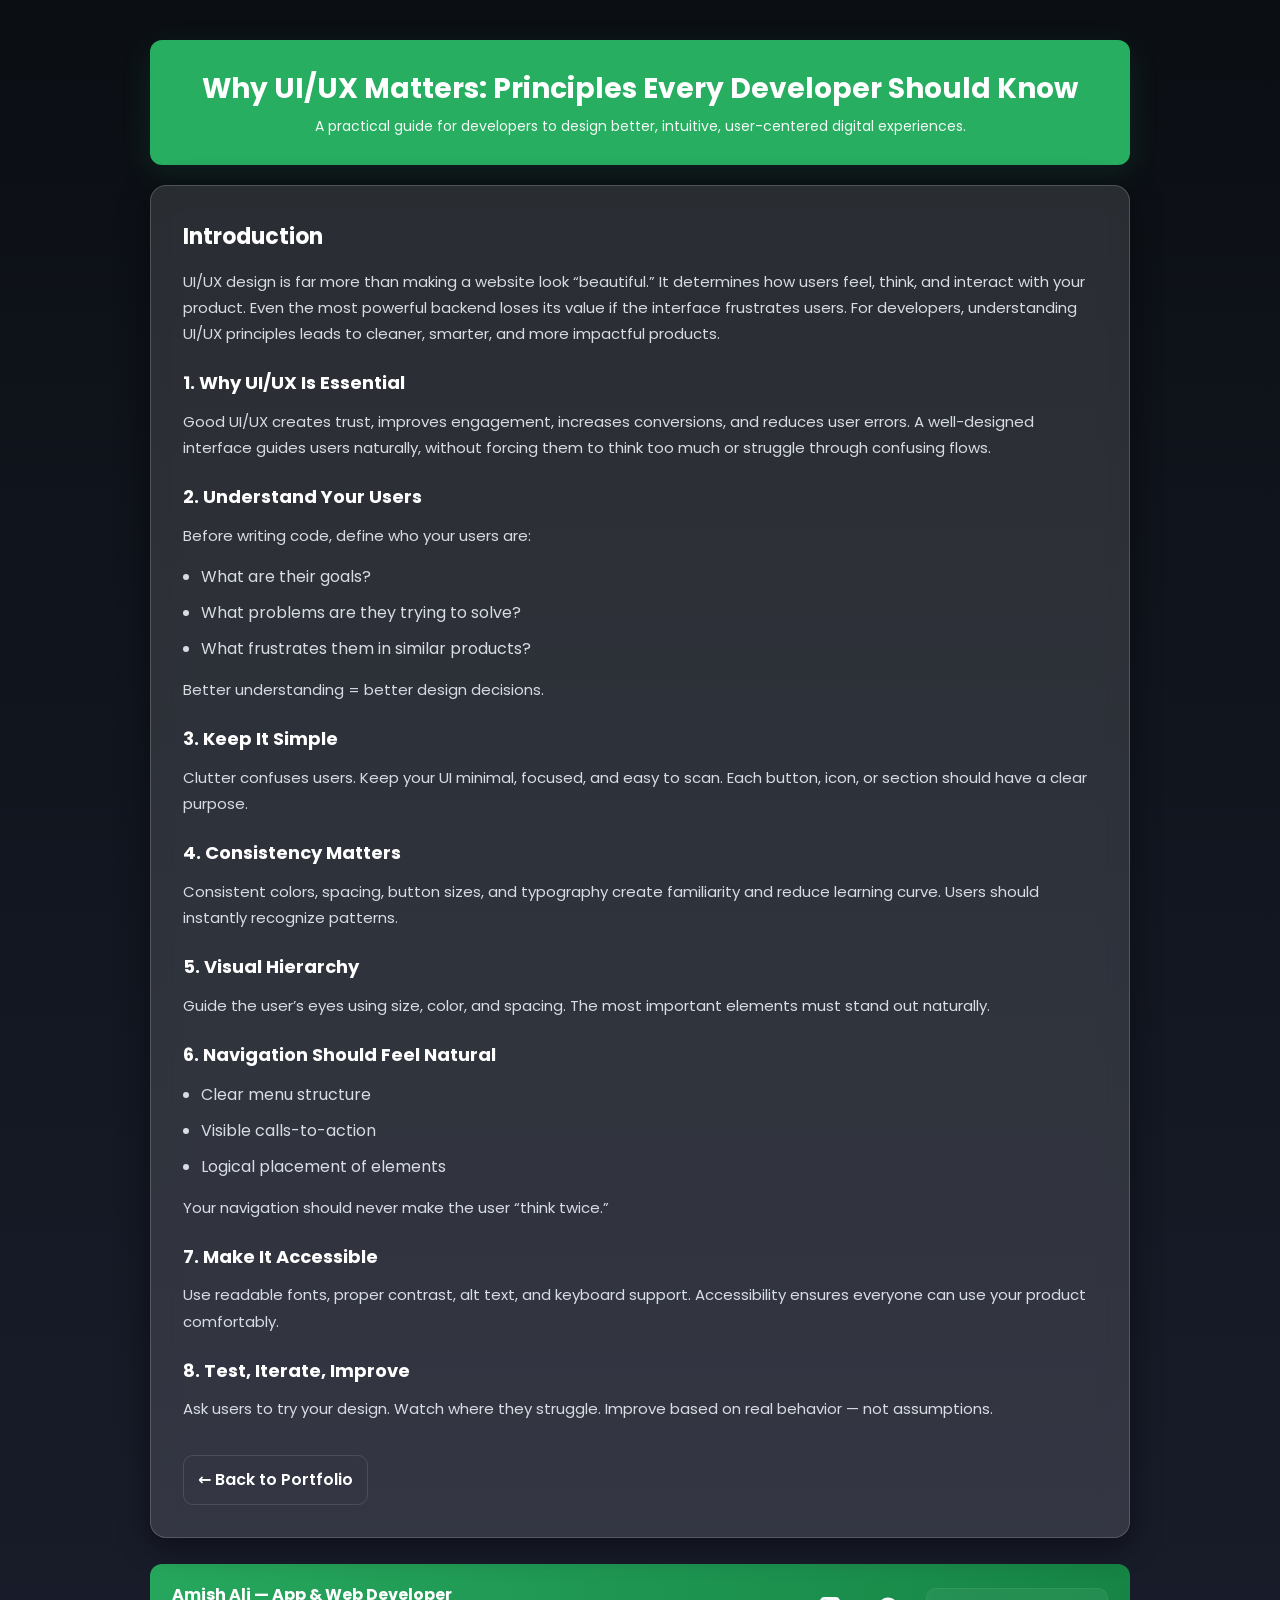
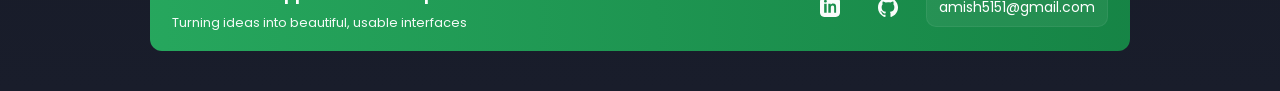
<file: UI_UXMatters.html>
<!DOCTYPE html>
<html lang="en">
<head>
  <meta charset="utf-8" />
  <meta name="viewport" content="width=device-width,initial-scale=1" />
  <title>Why UI/UX Matters: Principles Every Developer Should Know</title>

  <link href="https://fonts.googleapis.com/css2?family=Poppins:wght@400;600;700&display=swap" rel="stylesheet">

  <style>
    :root{
      --bg:#0f1520;
      --panel: rgba(255,255,255,0.12);
      --panel-border: rgba(255,255,255,0.18);
      --accent: #27AE60;
      --muted: rgba(255,255,255,0.75);
      --glass-shadow: 0 8px 32px rgba(0,0,0,0.45);
      --radius: 16px;
      --max-width: 980px;
    }

    *{box-sizing:border-box;margin:0;padding:0}
    body{
      font-family:"Poppins",system-ui,-apple-system,"Segoe UI",Roboto,"Helvetica Neue",Arial;
      background:linear-gradient(180deg,#0b0f14 0%,#191d2b 100%);
      color:#eaf0f6;
      padding:40px 20px;
      display:flex;
      justify-content:center;
      align-items:flex-start;
    }

    .container{
      width:100%;
      max-width:var(--max-width);
    }

    header.hero{
      background:var(--accent);
      color:#fff;
      padding:28px 32px;
      border-radius:12px;
      text-align:center;
      box-shadow:0 8px 30px rgba(39,174,96,0.12);
      margin-bottom:20px;
    }
    header.hero h1{font-size:28px;margin-bottom:6px;font-weight:700}
    header.hero p{font-size:14px;opacity:0.95}

    main.card{
      background:var(--panel);
      border:1px solid var(--panel-border);
      border-radius:var(--radius);
      padding:32px;
      box-shadow:var(--glass-shadow);
      backdrop-filter:blur(12px);
      color:var(--muted);
      line-height:1.75;
    }

    main.card h2{
      color:#fff;
      font-size:22px;
      margin-bottom:12px;
    }

    main.card h3{
      color:#fff;
      margin-top:20px;
      margin-bottom:10px;
      font-size:18px;
    }

    main.card p{
      margin-bottom:14px;
      font-size:15px;
      color:rgba(234,240,246,0.9);
    }

    main.card ul{
      margin-left:18px;
      margin-bottom:14px;
    }
    main.card li{
      margin-bottom:8px;
      color:rgba(234,240,246,0.9);
    }

    .back-btn{
      margin-top:18px;
      display:inline-block;
      padding:10px 14px;
      border:1px solid rgba(255,255,255,0.12);
      color:#fff;
      border-radius:10px;
      text-decoration:none;
      transition:.18s ease;
      font-weight:600;
    }
    .back-btn:hover{
      transform:translateY(-3px);
      box-shadow:0 8px 20px rgba(0,0,0,0.35);
    }

    footer.site-footer{
      margin-top:26px;
      padding:18px 22px;
      background:linear-gradient(90deg,rgba(39,174,96,0.95),rgba(22,138,71,0.95));
      border-radius:12px;
      color:#fff;
      display:flex;
      align-items:center;
      justify-content:space-between;
      gap:12px;
      flex-wrap:wrap;
    }

    .socials{
      display:flex;
      gap:18px;
      align-items:center;
    }
    .socials a{
      display:inline-flex;
      align-items:center;
      justify-content:center;
      width:40px;
      height:40px;
      border-radius:8px;
      text-decoration:none;
    }
    .socials svg{opacity:0.98}

    .contact-email{
      color:#fff;
      font-size:14px;
      text-decoration:none;
      background:rgba(255,255,255,0.06);
      padding:8px 12px;
      border-radius:10px;
      border:1px solid rgba(255,255,255,0.06);
    }

    @media (max-width:720px){
      body{padding:18px}
      header.hero h1{font-size:22px}
      main.card{padding:22px}
    }
  </style>
</head>

<body>
<div class="container">

  <header class="hero">
    <h1>Why UI/UX Matters: Principles Every Developer Should Know</h1>
    <p>A practical guide for developers to design better, intuitive, user-centered digital experiences.</p>
  </header>

  <main class="card">
    <h2>Introduction</h2>
    <p>UI/UX design is far more than making a website look “beautiful.” It determines how users feel, think, and interact with your product. Even the most powerful backend loses its value if the interface frustrates users. For developers, understanding UI/UX principles leads to cleaner, smarter, and more impactful products.</p>

    <h3>1. Why UI/UX Is Essential</h3>
    <p>Good UI/UX creates trust, improves engagement, increases conversions, and reduces user errors. A well-designed interface guides users naturally, without forcing them to think too much or struggle through confusing flows.</p>

    <h3>2. Understand Your Users</h3>
    <p>Before writing code, define who your users are:</p>
    <ul>
      <li>What are their goals?</li>
      <li>What problems are they trying to solve?</li>
      <li>What frustrates them in similar products?</li>
    </ul>
    <p>Better understanding = better design decisions.</p>

    <h3>3. Keep It Simple</h3>
    <p>Clutter confuses users. Keep your UI minimal, focused, and easy to scan. Each button, icon, or section should have a clear purpose.</p>

    <h3>4. Consistency Matters</h3>
    <p>Consistent colors, spacing, button sizes, and typography create familiarity and reduce learning curve. Users should instantly recognize patterns.</p>

    <h3>5. Visual Hierarchy</h3>
    <p>Guide the user’s eyes using size, color, and spacing. The most important elements must stand out naturally.</p>

    <h3>6. Navigation Should Feel Natural</h3>
    <ul>
      <li>Clear menu structure</li>
      <li>Visible calls-to-action</li>
      <li>Logical placement of elements</li>
    </ul>
    <p>Your navigation should never make the user “think twice.”</p>

    <h3>7. Make It Accessible</h3>
    <p>Use readable fonts, proper contrast, alt text, and keyboard support. Accessibility ensures everyone can use your product comfortably.</p>

    <h3>8. Test, Iterate, Improve</h3>
    <p>Ask users to try your design. Watch where they struggle. Improve based on real behavior — not assumptions.</p>

    <a href="index.html" class="back-btn">← Back to Portfolio</a>
  </main>

  <footer class="site-footer">

  <div style="display:flex;flex-direction:column;gap:6px;">
        <div style="font-weight:700">Amish Ali — App & Web Developer</div>
        <div style="font-size:13px;opacity:0.95">Turning ideas into beautiful, usable interfaces</div>
      </div>

    <div style="display:flex;align-items:center;gap:18px;">

      <div class="socials">
        <!-- LinkedIn -->
        <a href="https://www.linkedin.com/in/amish-ali/" target="_blank">
          <svg width="20" height="20" viewBox="0 0 24 24" fill="#fff">
            <path d="M19 0h-14c-2.761 0-5 2.239-5 5v14c0 2.761 2.239 5 5 5h14c2.762 0 5-2.239 5-5v-14c0-2.761-2.238-5-5-5zm-11 19h-3v-11h3v11zm-1.5-12.268c-.966 0-1.75-.79-1.75-1.764s.784-1.764 1.75-1.764 1.75.79 1.75 1.764-.783 1.764-1.75 1.764zm13.5 12.268h-3v-5.604c0-1.337-.026-3.059-1.865-3.059-1.867 0-2.155 1.459-2.155 2.963v5.7h-3v-11h2.881v1.507h.041c.401-.761 1.379-1.563 2.837-1.563 3.034 0 3.595 2.014 3.595 4.637v6.419z"/>
          </svg>
        </a>

        <!-- GitHub -->
        <a href="https://github.com/Amish05" target="_blank">
          <svg width="20" height="20" viewBox="0 0 24 24" fill="#fff">
            <path d="M12 .5c-6.63 0-12 5.37-12 12 0 5.3 3.438 9.8 8.205 11.387.6.113.82-.258.82-.577 0-.285-.01-1.04-.015-2.04-3.338.725-4.042-1.61-4.042-1.61-.546-1.387-1.333-1.757-1.333-1.757-1.089-.745.083-.73.083-.73 1.205.084 1.84 1.237 1.84 1.237 1.07 1.834 2.807 1.304 3.492.997.108-.775.418-1.305.762-1.604-2.665-.3-5.466-1.332-5.466-5.932 0-1.31.468-2.382 1.236-3.222-.124-.303-.536-1.523.117-3.176 0 0 1.008-.322 3.301 1.23a11.52 11.52 0 0 1 3.003-.404c1.018.005 2.044.138 3.003.404 2.291-1.552 3.297-1.23 3.297-1.23.655 1.653.243 2.873.12 3.176.77.84 1.235 1.912 1.235 3.222 0 4.61-2.804 5.628-5.475 5.922.43.372.823 1.102.823 2.222 0 1.606-.014 2.896-.014 3.286 0 .322.216.697.825.578 4.765-1.59 8.2-6.085 8.2-11.383 0-6.63-5.37-12-12-12z"/>
          </svg>
        </a>
      </div>

      <a class="contact-email" href="mailto:amish5151@gmail.com">amish5151@gmail.com</a>
    </div>
  </footer>

</div>
</body>
</html>
</file>
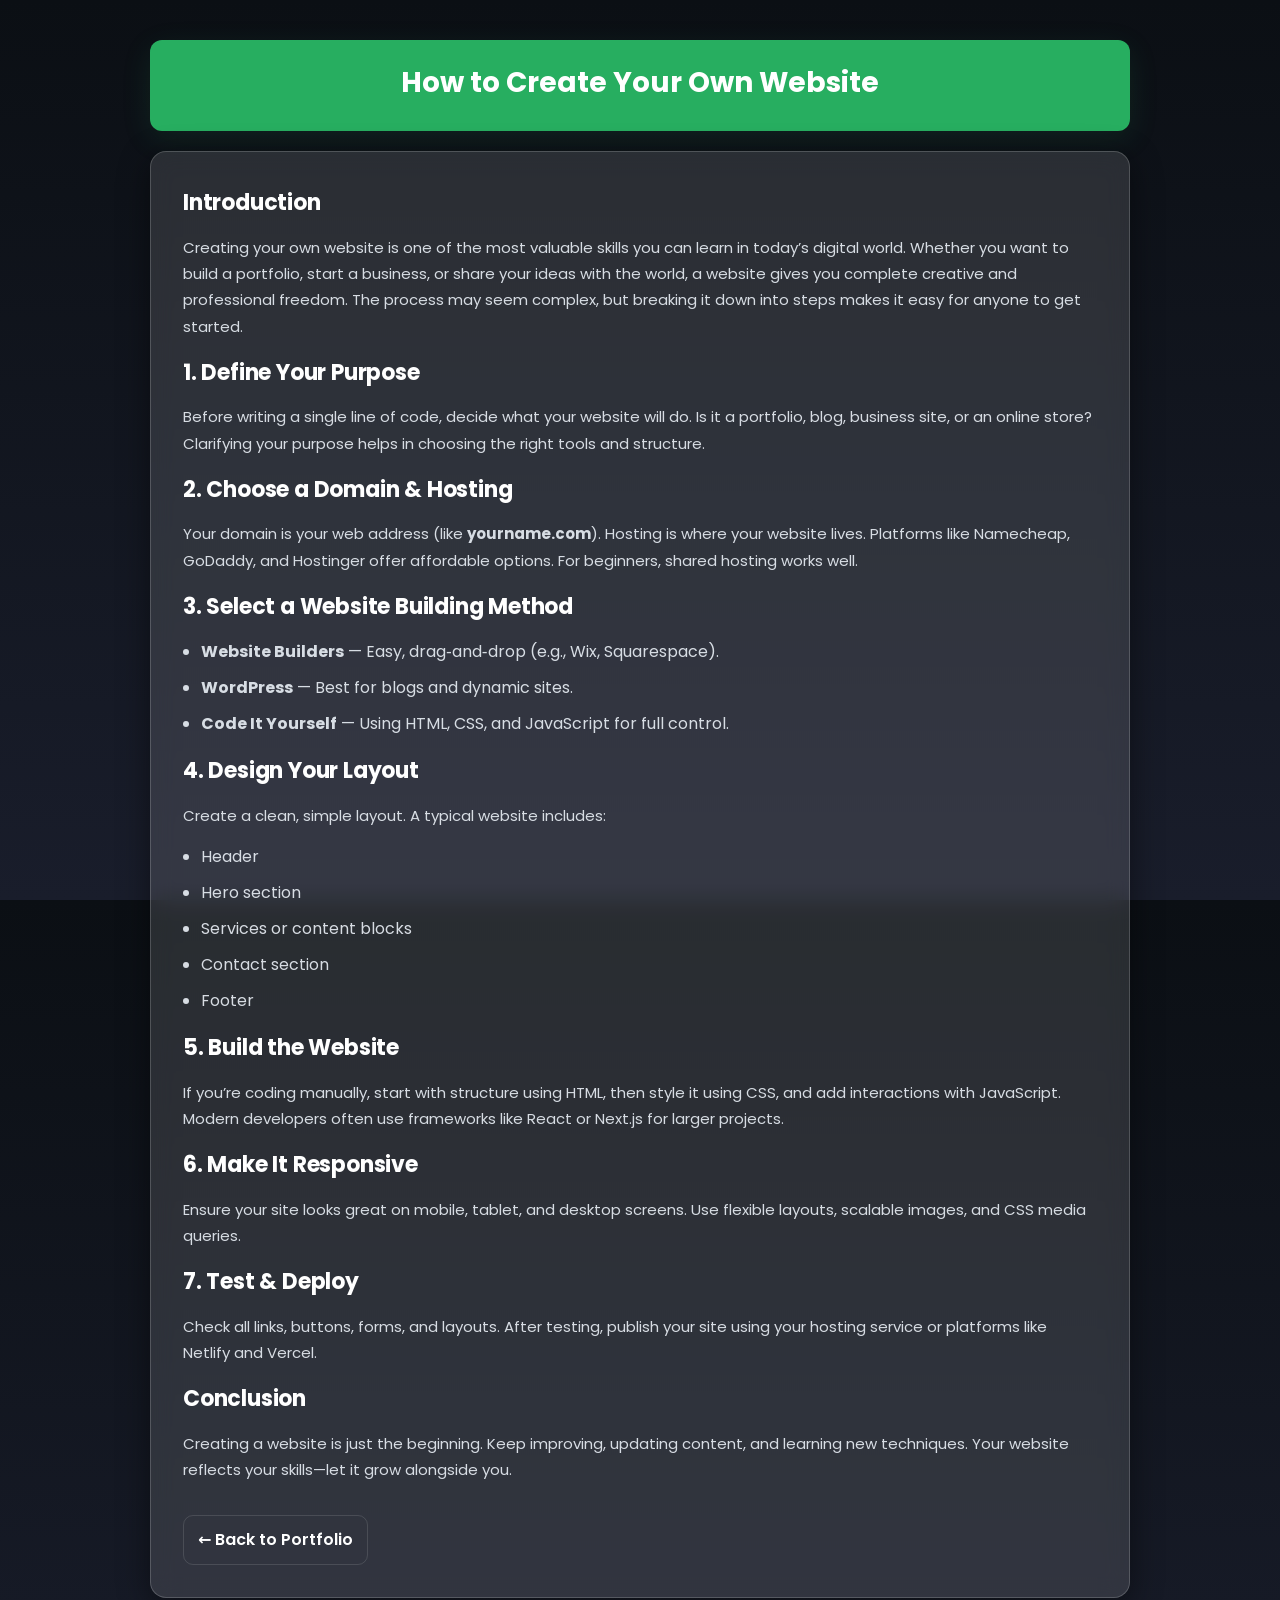
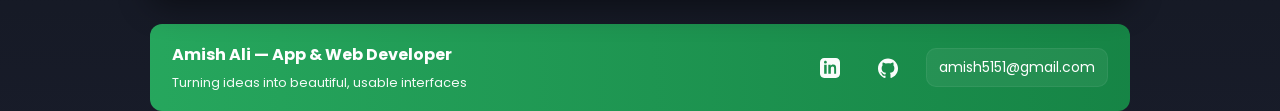
<file: WebsiteBlog.html>
<!DOCTYPE html>
<html lang="en">
<head>
  <meta charset="utf-8" />
  <meta name="viewport" content="width=device-width,initial-scale=1" />
  <title>How to Become an Expert in Web Design</title>

  <!-- Optional: use Poppins like your portfolio -->
  <link href="https://fonts.googleapis.com/css2?family=Poppins:wght@400;600;700&display=swap" rel="stylesheet">

  <style>
    :root{
      --bg:#0f1520;
      --panel: rgba(255,255,255,0.12);
      --panel-border: rgba(255,255,255,0.18);
      --accent: #27AE60;
      --muted: rgba(255,255,255,0.75);
      --glass-shadow: 0 8px 32px rgba(0,0,0,0.45);
      --radius: 16px;
      --max-width: 980px;
    }

    *{box-sizing:border-box;margin:0;padding:0}
    html,body{height:100%}
    body{
      font-family: "Poppins", system-ui, -apple-system, "Segoe UI", Roboto, "Helvetica Neue", Arial;
      background: linear-gradient(180deg, #0b0f14 0%, #191d2b 100%);
      color: #eaf0f6;
      -webkit-font-smoothing:antialiased;
      -moz-osx-font-smoothing:grayscale;
      padding:40px 20px;
      display:flex;
      justify-content:center;
      align-items:flex-start;
      gap:24px;
    }

    .container{
      width:100%;
      max-width:var(--max-width);
    }

    header.hero{
      width:100%;
      background:var(--accent);
      color:#fff;
      padding:28px 32px;
      border-radius:12px;
      text-align:center;
      box-shadow: 0 8px 30px rgba(39,174,96,0.12);
      margin-bottom:20px;
    }
    header.hero h1{
      font-size:28px;
      line-height:1.05;
      margin-bottom:6px;
      font-weight:700;
    }
    header.hero p{
      color: rgba(255,255,255,0.95);
      font-weight:500;
      opacity:0.95;
      margin-top:6px;
      font-size:14px;
    }

    main.card{
      background: var(--panel);
      border: 1px solid var(--panel-border);
      border-radius: var(--radius);
      padding:32px;
      box-shadow: var(--glass-shadow);
      backdrop-filter: blur(12px);
      -webkit-backdrop-filter: blur(12px);
      color: var(--muted);
      line-height:1.75;
    }

    main.card h2{
      color: #fff;
      font-size:22px;
      margin-bottom:12px;
      letter-spacing: -0.2px;
    }

    main.card h3{
      color: #fff;
      margin-top:20px;
      margin-bottom:10px;
      font-size:18px;
    }

    main.card p{
      margin-bottom:14px;
      font-size:15px;
      color: rgba(234,240,246,0.9);
    }

    main.card ul{
      margin-left:18px;
      margin-bottom:14px;
    }
    main.card li{
      margin-bottom:8px;
      color: rgba(234,240,246,0.9);
    }

    .back-btn{
      display:inline-block;
      margin-top:18px;
      background:transparent;
      border:1px solid rgba(255,255,255,0.12);
      color:#fff;
      padding:10px 14px;
      border-radius:10px;
      text-decoration:none;
      font-weight:600;
      transition: all .18s ease;
    }
    .back-btn:hover{ transform: translateY(-3px); box-shadow: 0 8px 20px rgba(0,0,0,0.35) }

    footer.site-footer{
      margin-top:26px;
      padding:18px 22px;
      background: linear-gradient(90deg, rgba(39,174,96,0.95), rgba(22,138,71,0.95));
      border-radius:12px;
      color:#fff;
      display:flex;
      align-items:center;
      justify-content:space-between;
      gap:12px;
      flex-wrap:wrap;
    }

    .socials{display:flex;gap:18px;align-items:center}
    .socials a{display:inline-flex;align-items:center;justify-content:center;width:40px;height:40px;border-radius:8px;text-decoration:none}
    .socials svg{display:block;opacity:0.98}

    .contact-email{
      color:#fff;
      font-size:14px;
      text-decoration:none;
      background:rgba(255,255,255,0.06);
      padding:8px 12px;
      border-radius:10px;
      border:1px solid rgba(255,255,255,0.06);
    }

    /* Responsive */
    @media (max-width:720px){
      body{padding:18px}
      header.hero h1{font-size:22px}
      main.card{padding:22px}
    }
  </style>
</head>
<body>
    <div class="container">

    <header class="hero" role="banner">
      <h1>How to Create Your Own Website</h1>
      <!-- <p>Practical steps, tools, and habits to level up your design skills.</p> -->
    </header>
   
<main class="card" role="main">
        <h2>Introduction</h2>
        <p>Creating your own website is one of the most valuable skills you can learn in today’s digital world. Whether you want to build a portfolio, start a business, or share your ideas with the world, a website gives you complete creative and professional freedom. The process may seem complex, but breaking it down into steps makes it easy for anyone to get started.</p>

        <h2>1. Define Your Purpose</h2>
        <p>Before writing a single line of code, decide what your website will do. Is it a portfolio, blog, business site, or an online store? Clarifying your purpose helps in choosing the right tools and structure.</p>

        <h2>2. Choose a Domain & Hosting</h2>
        <p>Your domain is your web address (like <strong>yourname.com</strong>). Hosting is where your website lives. Platforms like Namecheap, GoDaddy, and Hostinger offer affordable options. For beginners, shared hosting works well.</p>

        <h2>3. Select a Website Building Method</h2>
        <ul>
            <li><strong>Website Builders</strong> — Easy, drag‑and‑drop (e.g., Wix, Squarespace).</li>
            <li><strong>WordPress</strong> — Best for blogs and dynamic sites.</li>
            <li><strong>Code It Yourself</strong> — Using HTML, CSS, and JavaScript for full control.</li>
        </ul>

        <h2>4. Design Your Layout</h2>
        <p>Create a clean, simple layout. A typical website includes:</p>
        <ul>
            <li>Header</li>
            <li>Hero section</li>
            <li>Services or content blocks</li>
            <li>Contact section</li>
            <li>Footer</li>
        </ul>

        <h2>5. Build the Website</h2>
        <p>If you’re coding manually, start with structure using HTML, then style it using CSS, and add interactions with JavaScript. Modern developers often use frameworks like React or Next.js for larger projects.</p>

        <h2>6. Make It Responsive</h2>
        <p>Ensure your site looks great on mobile, tablet, and desktop screens. Use flexible layouts, scalable images, and CSS media queries.</p>

        <h2>7. Test & Deploy</h2>
        <p>Check all links, buttons, forms, and layouts. After testing, publish your site using your hosting service or platforms like Netlify and Vercel.</p>

        <h2>Conclusion</h2>
        <p>Creating a website is just the beginning. Keep improving, updating content, and learning new techniques. Your website reflects your skills—let it grow alongside you.</p>
      <a class="back-btn" href="index.html" aria-label="Back to portfolio">← Back to Portfolio</a>

    </main>    
    <footer class="site-footer" role="contentinfo">
      <div style="display:flex;flex-direction:column;gap:6px;">
        <div style="font-weight:700">Amish Ali — App & Web Developer</div>
        <div style="font-size:13px;opacity:0.95">Turning ideas into beautiful, usable interfaces</div>
      </div>

      <div style="display:flex;align-items:center;gap:18px;">
        <div class="socials" aria-hidden="false">
          <!-- LinkedIn -->
          <a href="https://www.linkedin.com/in/amish-ali/" target="_blank" title="LinkedIn">
            <svg width="20" height="20" viewBox="0 0 24 24" fill="#fff" xmlns="http://www.w3.org/2000/svg" aria-hidden="true">
              <path d="M19 0h-14c-2.761 0-5 2.239-5 5v14c0 2.761 2.239 5 5 5h14c2.762 0 5-2.239 5-5v-14c0-2.761-2.238-5-5-5zm-11 19h-3v-11h3v11zm-1.5-12.268c-.966 0-1.75-.79-1.75-1.764s.784-1.764 1.75-1.764 1.75.79 1.75 1.764-.783 1.764-1.75 1.764zm13.5 12.268h-3v-5.604c0-1.337-.026-3.059-1.865-3.059-1.867 0-2.155 1.459-2.155 2.963v5.7h-3v-11h2.881v1.507h.041c.401-.761 1.379-1.563 2.837-1.563 3.034 0 3.595 2.014 3.595 4.637v6.419z"/>
            </svg>
          </a>

          <!-- GitHub -->
          <a href="https://github.com/Amish05" target="_blank" title="GitHub">
            <svg width="20" height="20" viewBox="0 0 24 24" fill="#fff" xmlns="http://www.w3.org/2000/svg" aria-hidden="true">
              <path d="M12 .5c-6.63 0-12 5.37-12 12 0 5.3 3.438 9.8 8.205 11.387.6.113.82-.258.82-.577 0-.285-.01-1.04-.015-2.04-3.338.725-4.042-1.61-4.042-1.61-.546-1.387-1.333-1.757-1.333-1.757-1.089-.745.083-.73.083-.73 1.205.084 1.84 1.237 1.84 1.237 1.07 1.834 2.807 1.304 3.492.997.108-.775.418-1.305.762-1.604-2.665-.3-5.466-1.332-5.466-5.932 0-1.31.468-2.382 1.236-3.222-.124-.303-.536-1.523.117-3.176 0 0 1.008-.322 3.301 1.23a11.52 11.52 0 0 1 3.003-.404c1.018.005 2.044.138 3.003.404 2.291-1.552 3.297-1.23 3.297-1.23.655 1.653.243 2.873.12 3.176.77.84 1.235 1.912 1.235 3.222 0 4.61-2.804 5.628-5.475 5.922.43.372.823 1.102.823 2.222 0 1.606-.014 2.896-.014 3.286 0 .322.216.697.825.578 4.765-1.59 8.2-6.085 8.2-11.383 0-6.63-5.37-12-12-12z"/>
            </svg>
          </a>
        </div>
        <a class="contact-email" href="mailto:amish5151@gmail.com">amish5151@gmail.com</a>
      </div>
    </footer>
</body>
</html>
</file>
<file: styles/styles.css>
* {
  margin: 0;
  padding: 0;
  box-sizing: border-box;
  list-style: none;
}

:root {
  --color-primary: #191d2b;
  --color-secondary: #27AE60;
  --color-white: #FFFFFF;
  --color-black: #000;
  --color-grey0: #f8f8f8;
  --color-grey-1: #dbe1e8;
  --color-grey-2: #b2becd;
  --color-grey-3: #6c7983;
  --color-grey-4: #454e56;
  --color-grey-5: #2a2e35;
  --color-grey-6: #12181b;
  --br-sm-2: 14px;
  --box-shadow-1: 0 3px 15px rgba(0,0,0,.3);
}

.light-mode {
  --color-primary: #FFFFFF;
  --color-secondary: #F56692;
  --color-white: #454e56;
  --color-black: #000;
  --color-grey0: #f8f8f8;
  --color-grey-1: #6c7983;
  --color-grey-2: #6c7983;
  --color-grey-3: #6c7983;
  --color-grey-4: #454e56;
  --color-grey-5: #f8f8f8;
  --color-grey-6: #12181b;
}

body {
  background-color: var(--color-primary);
  font-family: "Poppins", sans-serif;
  font-size: 1.1rem;
  color: var(--color-white);
  transition: all 0.4s ease-in-out;
}

a {
  display: inline-block;
  text-decoration: none;
  color: inherit;
  font-family: inherit;
}

header {
  min-height: 100vh;
  color: var(--color-white);
  overflow: hidden;
  padding: 0 !important;
}

section {
  min-height: 100vh;
  width: 100%;
  position: absolute;
  left: 0;
  top: 0;
  padding: 3rem 18rem;
}

.container {
  display: none;
  transform: translateY(-100%) scale(0);
  transition: all 0.4s ease-in-out;
  background-color: var(--color-primary);
}

.active {
  display: block;
  animation: appear 1s ease-in-out;
  transform: translateY(0) scaleY(1);
}
@keyframes appear {
  0% {
    transform: translateY(-100%) scaleY(0);
  }
  100% {
    transform: translateY(0) scaleY(1);
  }
}

.controls {
  position: fixed;
  z-index: 10;
  top: 50%;
  right: 3%;
  display: flex;
  flex-direction: column;
  align-items: center;
  justify-content: center;
  transform: translateY(-50%);
}
.controls .control {
  padding: 1rem;
  cursor: pointer;
  background-color: var(--color-grey-4);
  width: 55px;
  height: 55px;
  border-radius: 50%;
  display: flex;
  justify-content: center;
  align-items: center;
  margin: 0.7rem 0;
  box-shadow: var(--box-shadow-1);
}
.controls .control i {
  font-size: 1.2rem;
  color: var(--color-grey-2);
  pointer-events: none;
}
.controls .active-btn {
  background-color: var(--color-secondary);
  transition: all 0.4s ease-in-out;
}
.controls .active-btn i {
  color: var(--color-white);
}

.theme-btn {
  top: 5%;
  right: 3%;
  width: 70px;
  height: 70px;
  border-radius: 50%;
  background-color: var(--color-grey-4);
  cursor: pointer;
  position: fixed;
  display: flex;
  justify-content: center;
  align-items: center;
  box-shadow: 0 3px 15px rgba(0, 0, 0, 0.3);
  transition: all 0.1s ease-in-out;
}
.theme-btn:active {
  transform: translateY(-3px);
}
.theme-btn i {
  font-size: 1.4rem;
  color: var(--color-grey-2);
  pointer-events: none;
}

/*Header-content*/
.header-content {
  display: grid;
  grid-template-columns: repeat(2, 1fr);
  min-height: 100vh;
}
.header-content .left-header {
  display: flex;
  align-items: center;
  position: relative;
}
.header-content .left-header .h-shape {
  transition: all 0.4s ease-in-out;
  width: 65%;
  height: 100%;
  background-color: var(--color-secondary);
  position: absolute;
  left: 0;
  top: 0;
  z-index: -1;
  clip-path: polygon(0 0, 46% 0, 79% 100%, 0% 100%);
}
.header-content .left-header .image {
  border-radius: var(--br-sm-2);
  height: 100%;
  width: 68%;
  margin-left: 4rem;
  background-color: var(--color-black);
  transition: all 0.4s ease-in-out;
}
.header-content .left-header .image img {
  width: 100%;
  height: 100%;
  object-fit: fill;
  transition: all 0.4s ease-in-out;
  filter: grayscale(100%);
}
.header-content .left-header .image img:hover {
  filter: grayscale(0);
}
.header-content .right-header {
  display: flex;
  flex-direction: column;
  justify-content: center;
  padding-right: 18rem;
}
.header-content .right-header .name {
  font-size: 3rem;
}
.header-content .right-header .name span {
  color: var(--color-secondary);
}
.header-content .right-header p {
  margin: 1.5rem 0;
  line-height: 2rem;
}

/*About*/
.about-container {
  display: grid;
  grid-template-columns: repeat(2, 1fr);
  padding-top: 3.5rem;
  padding-bottom: 5rem;
}
.about-container .right-about {
  display: grid;
  grid-template-columns: repeat(2, 1fr);
  grid-gap: 2rem;
}
.about-container .right-about .about-item {
  border: 1px solid var(--color-grey-5);
  border-radius: 5px;
  transition: all 0.4s ease-in-out;
  box-shadow: 1px 2px 15px rgba(0, 0, 0, 0.1);
}
.about-container .right-about .about-item:hover {
  cursor: default;
  transform: translateY(-5px);
  border: 1px solid var(--color-secondary);
  box-shadow: 1px 4px 15px rgba(0, 0, 0, 0.32);
}
.about-container .right-about .about-item .abt-text {
  padding: 1.5rem;
  display: flex;
  flex-direction: column;
}
.about-container .right-about .about-item .abt-text .large-text {
  font-size: 3rem;
  font-weight: 700;
  color: var(--color-secondary);
}
.about-container .right-about .about-item .abt-text .small-text {
  padding-left: 3rem;
  position: relative;
  text-transform: uppercase;
  font-size: 1.2rem;
  color: var(--color-grey-1);
  letter-spacing: 2px;
}
.about-container .right-about .about-item .abt-text .small-text::before {
  content: "";
  position: absolute;
  left: 0;
  top: 15px;
  width: 2rem;
  height: 2px;
  background-color: var(--color-grey-5);
}
.about-container .left-about {
  padding-right: 5rem;
}
.about-container .left-about p {
  line-height: 2rem;
  padding: 1rem;
  color: var(--color-grey-1);
}
.about-container .left-about h4 {
  font-size: 2rem;
  text-transform: uppercase;
}

.about-stats {
  padding-bottom: 4rem;
}
.about-stats .progress-bars {
  display: grid;
  grid-template-columns: repeat(2, 1fr);
  grid-gap: 2rem;
}
.about-stats .progress-bars .progress-bar {
  display: flex;
  flex-direction: column;
}
.about-stats .progress-bars .progress-bar .prog-title {
  text-transform: uppercase;
  font-weight: 500;
}
.about-stats .progress-bars .progress-bar .progress-con {
  display: flex;
  align-items: center;
}
.about-stats .progress-bars .progress-bar .progress-con .prog-text {
  color: var(--color-grey-2);
}
.about-stats .progress-bars .progress-bar .progress-con .progress {
  width: 100%;
  height: 0.45rem;
  background-color: var(--color-grey-4);
  margin-left: 1rem;
  position: relative;
}
.about-stats .progress-bars .progress-bar .progress-con .progress span {
  position: absolute;
  top: 0;
  left: 0;
  height: 100%;
  background-color: var(--color-secondary);
  transition: all 0.4s ease-in-out;
  width: 60%;
}
.about-stats .progress-bars .progress-bar .progress-con .progress .flutter {
  width: 90%;
}
.about-stats .progress-bars .progress-bar .progress-con .progress .python {
  width: 60%;
}
.about-stats .progress-bars .progress-bar .progress-con .progress .cpp {
  width: 65%;
}
.about-stats .progress-bars .progress-bar .progress-con .progress .webdev {
  width: 70%;
}
.about-stats .progress-bars .progress-bar .progress-con .progress .node {
  width: 60%;
}
.about-stats .progress-bars .progress-bar .progress-con .progress .python {
  width: 65%;
}

.stat-title {
  text-transform: uppercase;
  font-size: 1.4rem;
  text-align: center;
  padding: 3.5rem 0;
  position: relative;
}
.stat-title::before {
  content: "";
  position: absolute;
  left: 50%;
  top: 0;
  width: 40%;
  height: 1px;
  background-color: var(--color-grey-5);
  transform: translateX(-50%);
}

/*Timeline*/
.timeline {
  display: grid;
  grid-template-columns: repeat(2, 1fr);
  grid-gap: 2rem;
  padding-bottom: 3rem;
}
.timeline .timeline-item {
  position: relative;
  padding-left: 3rem;
  border-left: 1px solid var(--color-grey-5);
}
.timeline .timeline-item .tl-icon {
  position: absolute;
  left: -27px;
  top: 0;
  background-color: var(--color-secondary);
  width: 50px;
  height: 50px;
  border-radius: 50%;
  display: flex;
  align-items: center;
  justify-content: center;
}
.timeline .timeline-item .tl-icon i {
  font-size: 1.3rem;
}
.timeline .timeline-item .tl-duration {
  padding: 0.2rem 0.6rem;
  background-color: var(--color-grey-5);
  border-radius: 15px;
  display: inline-block;
  font-size: 0.8rem;
  text-transform: uppercase;
  font-weight: 500;
}
.timeline .timeline-item h5 {
  padding: 1rem 0;
  text-transform: uppercase;
  font-size: 1.3rem;
  font-weight: 600;
}
.timeline .timeline-item h5 span {
  color: var(--color-grey-2);
  font-weight: 500;
  font-size: 1.2rem;
}
.timeline .timeline-item p {
  color: var(--color-grey-2);
}

.port-text {
  padding: 2rem 0;
  text-align: center;
}

.portfolios {
  display: grid;
  grid-template-columns: repeat(3, 1fr);
  grid-gap: 2rem;
  margin-top: 3rem;
}
.portfolios .portfolio-item {
  position: relative;
  border-radius: 15px;
}
.portfolios .portfolio-item img {
  width: 100%;
  height: 300px;
  object-fit: cover;
  border-radius: 15px;
}
.portfolios .portfolio-item .hover-items {
  width: 100%;
  height: 100%;
  background-color: var(--color-secondary);
  position: absolute;
  left: 0;
  top: 0;
  border-radius: 15px;
  display: flex;
  justify-content: center;
  align-items: center;
  flex-direction: column;
  opacity: 0;
  transform: scale(0);
  transition: all 0.4s ease-in-out;
}
.portfolios .portfolio-item .hover-items h3 {
  font-size: 1.5rem;
  color: var(--color-white);
  margin-bottom: 1.5rem;
}
.portfolios .portfolio-item .hover-items .icons {
  display: flex;
  justify-content: center;
  align-items: center;
}
.portfolios .portfolio-item .hover-items .icons .icon {
  background-color: var(--color-primary);
  border-radius: 50%;
  width: 50px;
  height: 50px;
  display: flex;
  align-items: center;
  justify-content: center;
  margin: 0 1rem;
  cursor: pointer;
  transition: all 0.4s ease-in-out;
}
.portfolios .portfolio-item .hover-items .icons .icon i {
  font-size: 1.5rem;
  color: var(--color-white);
  margin: 0 1rem;
}
.portfolios .portfolio-item .hover-items .icons .icon:hover {
  background-color: var(--color-white);
}
.portfolios .portfolio-item .hover-items .icons .icon:hover i {
  color: var(--color-primary);
}

.portfolio-item:hover .hover-items {
  opacity: 1;
  transform: scale(1);
}

.blogs {
  display: grid;
  grid-template-columns: repeat(3, 1fr);
  grid-gap: 2rem;
  margin-top: 3rem;
}
.blogs .blog {
  position: relative;
  background-color: var(--color-grey-5);
  border-radius: 5px;
  box-shadow: 1px 1px 20px rgba(0, 0, 0, 0.1);
  transition: all 0.4s ease-in-out;
}
.blogs .blog:hover {
  box-shadow: 1px 1px 20px rgba(0, 0, 0, 0.3);
  transform: translateY(-5px);
  transition: all 0.4s ease-in-out;
}
.blogs .blog:hover img {
  filter: grayscale(0);
  transform: scale(1.1);
  box-shadow: 0px 4px 15px rgba(0, 0, 0, 0.8);
}
.blogs .blog img {
  width: 100%;
  height: 300px;
  object-fit: cover;
  border-top-left-radius: 5px;
  border-top-right-radius: 5px;
  filter: grayscale(100%);
  transition: all 0.4s ease-in-out;
}
.blogs .blog .blog-text {
  margin-top: -7px;
  padding: 1.1rem;
  border-top: 8px solid var(--color-secondary);
}
.blogs .blog .blog-text h4 {
  font-size: 1.5rem;
  margin-bottom: 0.7rem;
  transition: all 0.4s ease-in-out;
  cursor: pointer;
}
.blogs .blog .blog-text h4:hover {
  color: var(--color-secondary);
}
.blogs .blog .blog-text p {
  color: var(--color-grey-2);
  line-height: 2rem;
  padding-bottom: 1rem;
}

.contact-content-con {
  display: flex;
  padding-top: 3.5rem;
}
.contact-content-con .left-contact {
  flex: 2;
}
.contact-content-con .left-contact h4 {
  margin-top: 1rem;
  font-size: 2rem;
  text-transform: uppercase;
}
.contact-content-con .left-contact p {
  margin: 1rem 0;
  line-height: 2rem;
}
.contact-content-con .left-contact .contact-info .contact-item {
  display: flex;
  align-items: center;
  justify-content: space-between;
}
.contact-content-con .left-contact .contact-info .contact-item p {
  margin: 0.3rem 0 !important;
  padding: 0 !important;
}
.contact-content-con .left-contact .contact-info .contact-item .icon {
  display: grid;
  grid-template-columns: 40px 1fr;
}
.contact-content-con .left-contact .contact-info .contact-item .icon i {
  display: flex;
  align-items: center;
  font-size: 1.3rem;
}
.contact-content-con .left-contact .contact-icon {
  display: flex;
  margin-top: 2rem;
}
.contact-content-con .left-contact .contact-icon a {
  display: flex;
  align-items: center;
  color: var(--color-white);
  background-color: var(--color-grey-5);
  cursor: pointer;
  justify-content: center;
  width: 50px;
  height: 50px;
  border-radius: 50%;
  margin: 0 0.4rem;
  transition: all 0.4s ease-in-out;
}
.contact-content-con .left-contact .contact-icon a:hover {
  background-color: var(--color-secondary);
}
.contact-content-con .left-contact .contact-icon a:hover i {
  color: var(--color-primary);
}
.contact-content-con .left-contact .contact-icon a i {
  display: flex;
  align-items: center;
  justify-content: center;
  font-size: 1.3rem;
}
.contact-content-con .right-contact {
  flex: 3;
  margin-left: 3rem;
}
.contact-content-con .right-contact .input-control {
  margin: 1.5rem 0;
}
.contact-content-con .right-contact .input-control input, .contact-content-con .right-contact .input-control textarea {
  border-radius: 30px;
  font-weight: inherit;
  font-size: inherit;
  font-family: inherit;
  padding: 0.8rem 1.1rem;
  outline: none;
  border: none;
  background-color: var(--color-grey-5);
  width: 100%;
  color: var(--color-white);
  resize: none;
}
.contact-content-con .right-contact .i-c-2 {
  display: flex;
}
.contact-content-con .right-contact .i-c-2 :last-child {
  margin-left: 1.5rem;
}
.contact-content-con .right-contact .submit-btn {
  display: flex;
  justify-content: flex-start;
}

/*Independed components*/
.btn-con {
  display: flex;
  align-self: flex-start;
}

.main-btn {
  border-radius: 30px;
  color: inherit;
  font-weight: 600;
  position: relative;
  border: 1px solid var(--color-secondary);
  display: flex;
  align-self: flex-start;
  align-items: center;
  overflow: hidden;
}
.main-btn .btn-text {
  padding: 0 2rem;
}
.main-btn .btn-icon {
  background-color: var(--color-secondary);
  display: flex;
  align-items: center;
  justify-content: center;
  border-radius: 50%;
  padding: 1rem;
}
.main-btn::before {
  content: "";
  position: absolute;
  top: 0;
  right: 0;
  transform: translateX(100%);
  transition: all 0.4s ease-out;
  z-index: -1;
}
.main-btn:hover {
  transition: all 0.4s ease-out;
}
.main-btn:hover::before {
  width: 100%;
  height: 100%;
  background-color: var(--color-secondary);
  transform: translateX(0);
  transition: all 0.4s ease-out;
}

.main-title {
  text-align: center;
}
.main-title h2 {
  position: relative;
  text-transform: uppercase;
  font-size: 4rem;
  font-weight: 700;
}
.main-title h2 span {
  color: var(--color-secondary);
}
.main-title h2 .bg-text {
  position: absolute;
  top: 50%;
  left: 50%;
  color: var(--color-grey-5);
  transition: all 0.4s ease-in-out;
  z-index: -1;
  transform: translate(-50%, -50%);
  font-weight: 800;
  font-size: 6.3rem;
}

.about-container .left-about p {
  padding-left: 0;
}

@media screen and (max-width: 600px) {
  header {
    padding: 0 !important;
  }

  .theme-btn {
    width: 50px;
    height: 50px;
  }

  .header-content {
    grid-template-columns: repeat(1, 1fr);
    padding-bottom: 6rem;
  }

  .left-header .h-shape {
    display: none;
  }

  .right-header {
    grid-row: 1;
    padding-right: 0rem !important;
    width: 90%;
    margin: 0 auto;
  }
  .right-header .name {
    font-size: 2.5rem !important;
    text-align: center;
    padding-top: 3rem;
  }

  .header-content .left-header .image {
    margin: 0 auto;
    width: 90%;
  }

  .controls {
    top: auto;
    bottom: 0;
    flex-direction: row;
    justify-content: center;
    left: 50%;
    transform: translateX(-50%);
    width: 100%;
    background-color: var(--color-grey-5);
  }
  .controls .control {
    margin: 1rem 0.3rem;
  }

  .about-container {
    grid-template-columns: repeat(1, 1fr);
  }
  .about-container .right-about {
    grid-template-columns: repeat(1, 1fr);
    padding-top: 2.5rem;
  }
  .about-container .left-about {
    padding-right: 0;
  }
  .about-container .left-about p {
    padding-left: 0;
  }

  .timeline {
    grid-template-columns: repeat(1, 1fr);
    padding-bottom: 6rem;
  }

  .container {
    padding: 2rem 2.5rem !important;
  }

  .about-stats .progress-bars {
    grid-template-columns: repeat(1, 1fr);
  }

  .portfolios {
    grid-template-columns: repeat(1, 1fr);
    padding-bottom: 6rem;
    margin-top: 1rem;
  }

  .blogs {
    grid-template-columns: repeat(1, 1fr);
    padding-bottom: 6rem;
  }

  .contact-content-con {
    flex-direction: column;
  }
  .contact-content-con .right-contact {
    margin-left: 0;
    margin-top: 2.5rem;
  }

  .contact-content-con .right-contact .i-c-2 {
    flex-direction: column;
  }

  .contact-content-con .right-contact .i-c-2 :last-child {
    margin-left: 0;
    margin-top: 1.5rem;
  }

  .contact-content-con .right-contact {
    margin-bottom: 6rem;
  }

  .contact-item {
    flex-direction: column;
    margin: 1rem 0;
  }
  .contact-item p {
    font-size: 15px;
    color: var(--color-grey-2);
  }
  .contact-item span {
    font-size: 15px;
  }
  .contact-item .icon {
    grid-template-columns: 25px 1fr;
  }

  .main-title h2 {
    font-size: 2rem;
  }
  .main-title h2 span {
    font-size: 2.3rem;
  }
  .main-title h2 .bg-text {
    font-size: 2.3rem;
  }
}
@media screen and (max-width: 1432px) {
  .container {
    padding: 7rem 11rem;
  }

  .contact-content-con {
    flex-direction: column;
  }
  .contact-content-con .right-contact {
    margin-left: 0;
    margin-top: 2.5rem;
  }

  .contact-content-con .right-contact .i-c-2 {
    flex-direction: column;
  }

  .contact-content-con .right-contact .i-c-2 :last-child {
    margin-left: 0;
    margin-top: 1.5rem;
  }

  .contact-content-con .right-contact {
    margin-bottom: 6rem;
  }

  .main-title h2 .bg-text {
    font-size: 5.5rem;
  }
}
@media screen and (max-width: 1250px) {
  .blogs {
    grid-template-columns: repeat(2, 1fr);
    margin-top: 6rem;
  }

  .portfolios {
    grid-template-columns: repeat(2, 1fr);
  }

  .header-content .right-header {
    padding-right: 9rem;
  }
}
@media screen and (max-width: 660px) {
  .blogs {
    grid-template-columns: repeat(1, 1fr);
  }

  .portfolios {
    grid-template-columns: repeat(1, 1fr);
  }
}
@media screen and (max-width: 1070px) {
  .about-container {
    grid-template-columns: repeat(1, 1fr);
  }
  .about-container .right-about {
    padding-top: 2.5rem;
  }

  .main-title h2 {
    font-size: 4rem;
  }
  .main-title h2 span {
    font-size: 4rem;
  }
  .main-title h2 .bg-text {
    font-size: 4.5rem;
  }
}
@media screen and (max-width: 970px) {
  .container {
    padding: 7rem 6rem;
  }

  .about-container .left-about {
    padding-right: 0rem;
  }

  .header-content {
    grid-template-columns: repeat(1, 1fr);
    padding-bottom: 6rem;
  }

  .left-header .h-shape {
    display: none;
  }
  .left-header .image {
    width: 90% !important;
    margin: 0 auto !important;
  }

  .right-header {
    grid-row: 1;
    padding-right: 0rem !important;
    width: 90%;
    margin: 0 auto;
  }
  .right-header .name {
    font-size: 2.5rem !important;
    text-align: center;
    padding-top: 3rem;
  }
}
@media screen and (max-width: 700px) {
  .container {
    padding: 7rem 3rem;
  }

  .about-stats .progress-bars {
    grid-template-columns: repeat(1, 1fr);
  }

  .about-container .right-about {
    grid-template-columns: repeat(1, 1fr);
  }

  .timeline {
    grid-template-columns: repeat(1, 1fr);
  }

  .main-title h2 {
    font-size: 3rem;
  }
  .main-title h2 span {
    font-size: 3rem;
  }
  .main-title h2 .bg-text {
    font-size: 4rem;
  }
}

/*# sourceMappingURL=styles.css.map */
</file>
